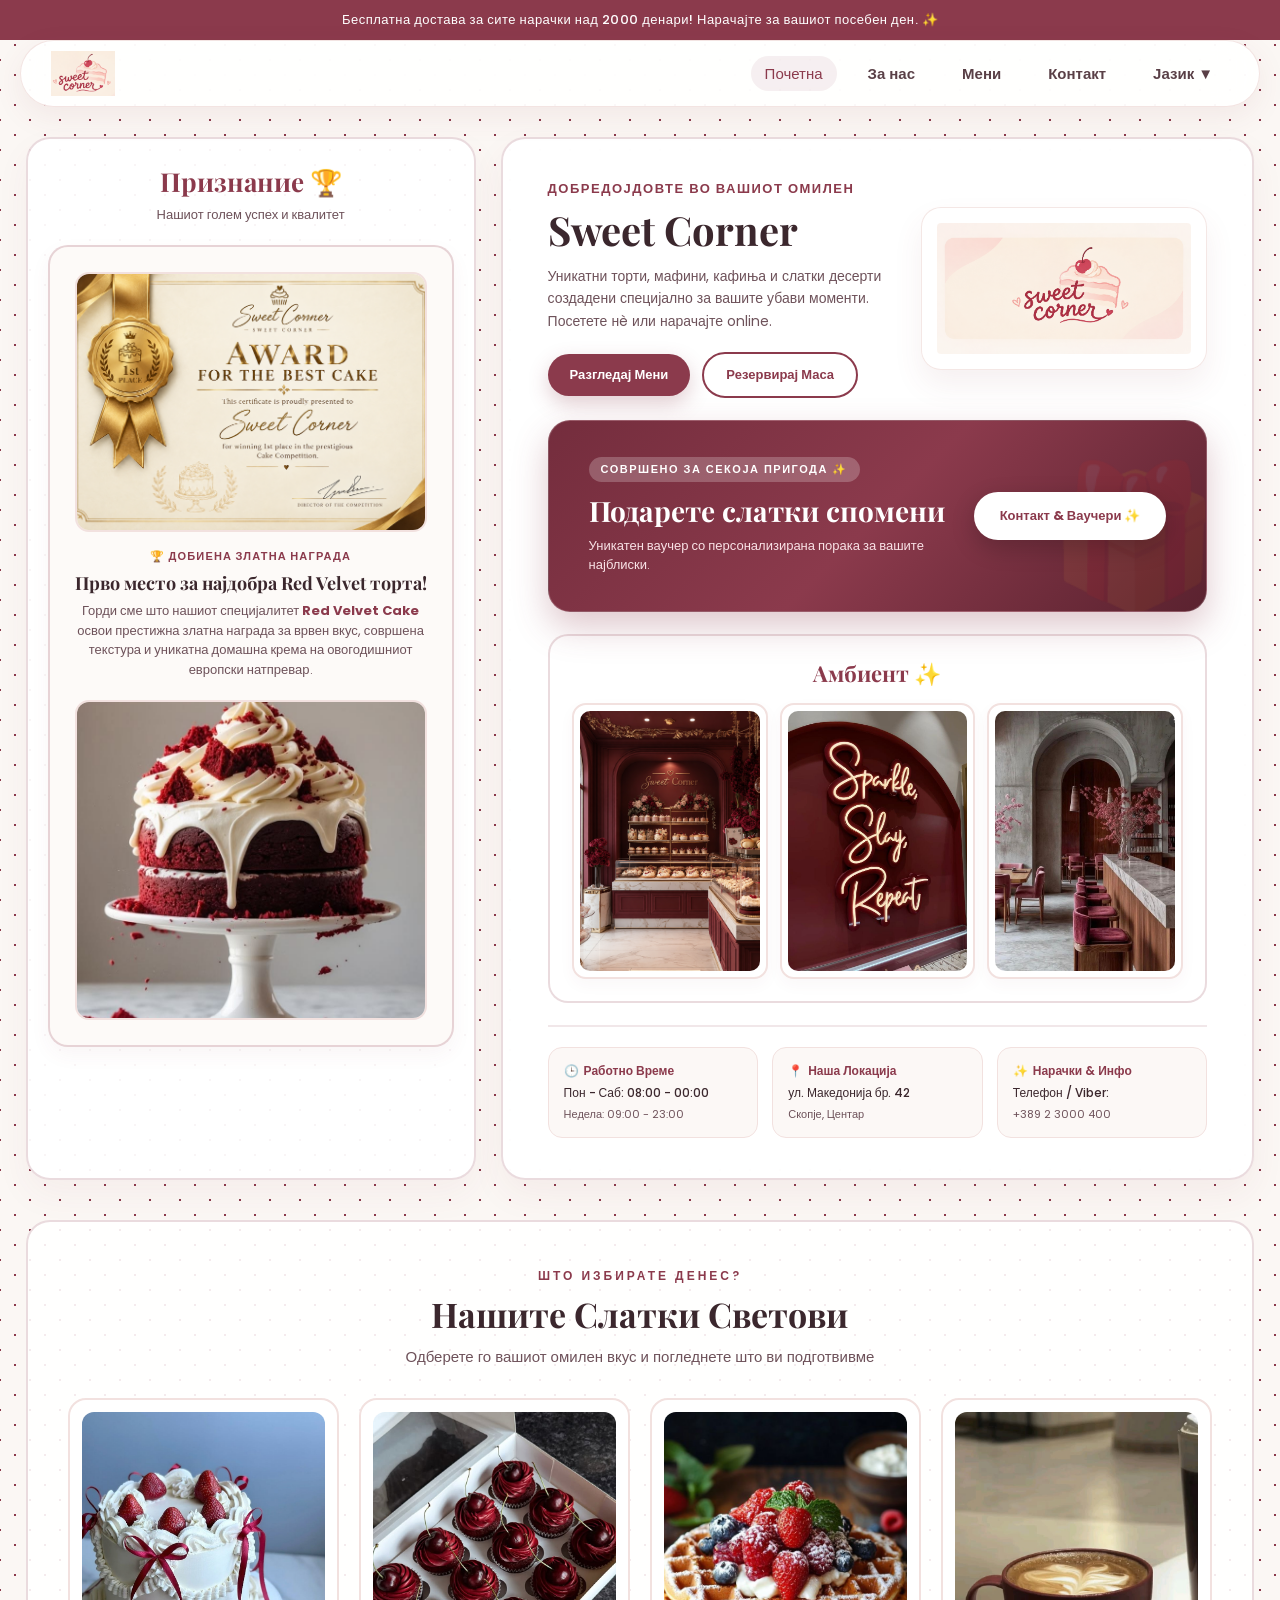
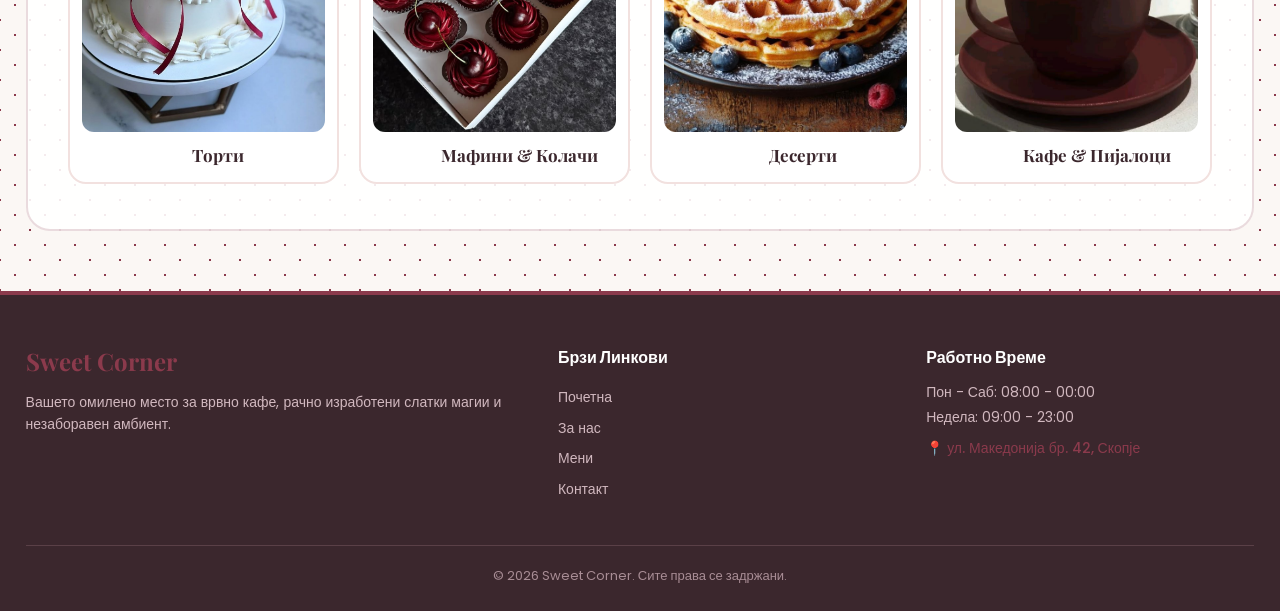
<file: index.html>
<!DOCTYPE html>
<html lang="mk">
<head>
    <meta charset="UTF-8">
    <meta name="viewport" content="width=device-width, initial-scale=1.0">
    <title>Sweet Corner | Премиум Кафе & Слатки</title>

    <link rel="stylesheet" href="web%20storm.css">
    <link rel="preconnect" href="https://fonts.googleapis.com">
    <link href="https://fonts.googleapis.com/css2?family=Poppins:wght@300;400;500;600;700&family=Playfair+Display:ital,wght@0,600;0,700;1,400&display=swap" rel="stylesheet">
</head>

<body style="background-color: #fbf7f4;
    background-image: radial-gradient(#8b3a4c 0.75px, transparent 0.75px), radial-gradient(#8b3a4c 0.75px, #fbf7f4 0.75px);
    background-size: 30px 30px;
    background-position: 0 0, 15px 15px;
    margin: 0; padding: 0; font-family: 'Poppins', sans-serif; overflow-x: hidden;">

<div style="background: #8b3a4c; color: #ffffff; text-align: center; padding: 10px; font-size: 13px; font-weight: 500; letter-spacing: 0.5px; width: 100%;">
    Бесплатна достава за сите нарачки над 2000 денари! Нарачајте за вашиот посебен ден. ✨
</div>

<header style="position: sticky; top: 15px; z-index: 1000; padding: 0 20px; width: 100%; display: flex; justify-content: center; box-sizing: border-box;">
    <nav style="display: flex; justify-content: space-between; align-items: center; width: 100%; max-width: 1640px; background: rgba(255, 255, 255, 0.92); backdrop-filter: blur(20px); -webkit-backdrop-filter: blur(20px); padding: 10px 30px; border-radius: 50px; box-shadow: 0 10px 30px rgba(139, 58, 76, 0.08); border: 1px solid rgba(242, 225, 223, 0.9);">
        <div class="logo" style="display: flex; align-items: center;">
            <a href="web%20mk.html"><img src="logo3.png" alt="Sweet Corner Logo" style="height: 45px; width: auto; display: block;" /></a>
        </div>

        <ul class="nav-links" style="display: flex; flex-direction: row; list-style: none; gap: 15px; margin: 0; padding: 0; align-items: center;">
            <li><a href="web%20mk.html" class="active" style="color: #8b3a4c; background: rgba(139, 58, 76, 0.08); padding: 6px 14px; border-radius: 20px; text-decoration: none; font-weight: 500;">Почетна</a></li>
            <li><a href="za-nas.html" style="color: #5a4047; text-decoration: none;">За нас</a></li>
            <li><a href="meni.html" style="color: #5a4047; text-decoration: none;">Мени</a></li>
            <li><a href="kontakt.html" style="color: #5a4047; text-decoration: none;">Контакт</a></li>
            <li class="dropdown" style="position: relative;">
                <a href="#" class="dropbtn" style="color: #5a4047; text-decoration: none;">Јазик ▼</a>
                <div class="dropdown-content" style="display: none; position: absolute; top: 100%; right: 0; background: white; border-radius: 10px; box-shadow: 0 5px 15px rgba(0,0,0,0.1); overflow: hidden; min-width: 120px; z-index: 100;">
                    <a href="web%20mk.html" style="display: block; padding: 8px 12px; color: #8b3a4c; text-decoration: none; font-size: 13px; font-weight: 600; background: #fdfaf8;">Македонски</a>
                    <a href="web.html" style="display: block; padding: 8px 12px; color: #5a4047; text-decoration: none; font-size: 13px;">English</a>
                </div>
            </li>
        </ul>
    </nav>
</header>

<main style="width: 96%; max-width: 1640px; margin: 30px auto; display: flex; flex-direction: column; gap: 40px;">

    <section style="display: grid; grid-template-columns: 450px 1fr; gap: 25px; align-items: stretch; width: 100%;">

        <div style="background: rgba(255, 255, 255, 0.95); padding: 25px 20px; border-radius: 24px; border: 2px solid rgba(139, 58, 76, 0.18); box-shadow: 0 15px 35px rgba(139, 58, 76, 0.05); display: flex; flex-direction: column; justify-content: space-between; box-sizing: border-box;">
            <div>
                <div style="text-align: center; margin-bottom: 20px;">
                    <h2 style="font-family: 'Playfair Display', serif; color: #8b3a4c; font-size: 26px; margin: 0 0 6px 0;">
                        Признание 🏆
                    </h2>
                    <p style="font-size: 13px; color: #6e525a; margin: 0;">Нашиот голем успех и квалитет</p>
                </div>

                <div style="background: #fdfaf8; border: 2px solid rgba(139, 58, 76, 0.2); padding: 25px; border-radius: 20px; display: flex; flex-direction: column; gap: 16px; align-items: center; text-align: center; box-shadow: 0 8px 20px rgba(139,58,76,0.05);">

                    <div style="width: 100%; height: 260px; border-radius: 14px; overflow: hidden; border: 2px solid #f2e1df; background: #fff; display: flex; align-items: center; justify-content: center;">
                        <img src="first.png" alt="Red Velvet Cake Награда" style="width: 100%; height: 100%; object-fit: cover; display: block;" />
                    </div>

                    <div style="display: flex; flex-direction: column; gap: 6px;">
                        <span style="color: #8b3a4c; font-size: 11px; font-weight: 700; text-transform: uppercase; letter-spacing: 1.2px;">🏆 Добиена Златна Награда</span>
                        <h4 style="margin: 0; font-size: 18px; font-family: 'Playfair Display', serif; color: #3b272d;">Прво место за најдобра Red Velvet торта!</h4>
                        <p style="margin: 0; font-size: 13px; color: #6e525a; line-height: 1.5;">
                            Горди сме што нашиот специјалитет <strong style="color: #8b3a4c;">Red Velvet Cake</strong> освои престижна златна награда за врвен вкус, совршена текстура и уникатна домашна крема на овогодишниот европски натпревар.
                        </p>
                    </div>

                    <div style="width: 100%; height: 320px; border-radius: 14px; overflow: hidden; border: 2px solid #f2e1df; background: #fff; display: flex; align-items: center; justify-content: center; margin-top: 5px;">
                        <img src="red%20v.jpg" alt="Red Velvet Cake Десерт" style="width: 100%; height: 100%; object-fit: cover; display: block;" />
                    </div>

                </div>
            </div>
        </div>

        <div style="display: flex; flex-direction: column; justify-content: space-between; gap: 22px; padding: 40px 45px; background: rgba(255, 255, 255, 0.95); backdrop-filter: blur(12px); border: 2px solid rgba(139, 58, 76, 0.18); border-radius: 24px; box-sizing: border-box; box-shadow: 0 15px 35px rgba(139, 58, 76, 0.06);">

            <div style="display: flex; flex-direction: column; gap: 22px;">

                <div style="display: grid; grid-template-columns: 1.2fr 1fr; gap: 30px; align-items: center;">
                    <div>
                        <span style="color: #8b3a4c; font-weight: 600; font-size: 13px; display: block; margin-bottom: 8px; letter-spacing: 1.5px;">ДОБРЕДОЈДОВТЕ ВО ВАШИОТ ОМИЛЕН</span>
                        <h1 style="font-size: 40px; font-family: 'Playfair Display', serif; color: #3b272d; line-height: 1.15; margin: 0 0 12px 0;">Sweet Corner</h1>

                        <p style="font-size: 14px; color: #6e525a; line-height: 1.6; margin-bottom: 20px;">
                            Уникатни торти, мафини, кафиња и слатки десерти создадени специјално за вашите убави моменти. Посетете нè или нарачајте online.
                        </p>

                        <div style="display: flex; gap: 12px; align-items: center; flex-wrap: wrap;">
                            <a href="meni.html" style="background: #8b3a4c; color: white; padding: 11px 22px; border-radius: 50px; text-decoration: none; font-weight: 600; box-shadow: 0 8px 20px rgba(139, 58, 76, 0.25); font-size: 13px;">Разгледај Мени</a>
                            <a href="kontakt.html" style="color: #8b3a4c; text-decoration: none; font-weight: 600; padding: 11px 22px; border: 2px solid #8b3a4c; border-radius: 50px; background: rgba(255,255,255,0.6); font-size: 13px;">Резервирај Маса</a>
                        </div>
                    </div>
                    <div style="display: flex; justify-content: center;">
                        <img src="logo2.png" alt="Sweet Corner Logo" style="width: 100%; max-width: 320px; height: auto; object-fit: contain; border-radius: 20px; padding: 15px; background: rgba(255,255,255,0.9); box-shadow: 0 15px 30px rgba(139, 58, 76, 0.08); border: 1px solid rgba(242, 225, 223, 0.8);">
                    </div>
                </div>

                <div style="background: linear-gradient(135deg, #742d3d 0%, #8b3a4c 50%, #5a222f 100%); padding: 36px 40px; border-radius: 22px; box-shadow: 0 15px 35px rgba(139, 58, 76, 0.28); display: flex; justify-content: space-between; align-items: center; gap: 20px; color: white; position: relative; overflow: hidden; border: 1px solid rgba(255, 255, 255, 0.2);">
                    <div style="position: absolute; right: -15px; bottom: -30px; font-size: 140px; opacity: 0.08; pointer-events: none; user-select: none;">🎁</div>

                    <div style="display: flex; flex-direction: column; gap: 8px; z-index: 2;">
                        <span style="background: rgba(255,255,255,0.22); color: #fff; padding: 4px 12px; border-radius: 20px; font-size: 11px; font-weight: 600; letter-spacing: 1.5px; text-transform: uppercase; width: fit-content;">Совршено за секоја пригода ✨</span>
                        <h3 style="font-family: 'Playfair Display', serif; font-size: 28px; margin: 4px 0 0 0; color: #ffffff; line-height: 1.2;">Подарете слатки спомени</h3>
                        <p style="font-size: 13px; margin: 0; color: #f9e2e6; max-width: 450px; line-height: 1.5;">Уникатен ваучер со персонализирана порака за вашите најблиски.</p>
                    </div>

                    <div style="z-index: 2; display: flex; flex-direction: column; align-items: center;">
                        <a href="kontakt.html" style="background: #ffffff; color: #8b3a4c; padding: 14px 26px; border-radius: 50px; text-decoration: none; font-weight: 700; font-size: 13px; white-space: nowrap; box-shadow: 0 8px 25px rgba(0,0,0,0.2); display: inline-block;">Контакт & Ваучери ✨</a>
                    </div>
                </div>

                <div style="background: rgba(255, 255, 255, 0.95); padding: 22px; border-radius: 20px; border: 2px solid rgba(139, 58, 76, 0.18);">
                    <div style="text-align: center; margin-bottom: 15px;">
                        <h2 style="font-family: 'Playfair Display', serif; color: #8b3a4c; font-size: 22px; margin: 0 0 4px 0;">Амбиент ✨</h2>
                    </div>

                    <div style="display: grid; grid-template-columns: repeat(3, 1fr); gap: 12px;">
                        <div style="background: white; padding: 6px; border-radius: 14px; border: 2px solid #f2e1df; box-shadow: 0 6px 15px rgba(139,58,76,0.04);">
                            <img src="front4.png" alt="Амбиент 1" style="width: 100%; height: 260px; object-fit: cover; border-radius: 10px; display: block;" />
                        </div>
                        <div style="background: white; padding: 6px; border-radius: 14px; border: 2px solid #f2e1df; box-shadow: 0 6px 15px rgba(139,58,76,0.04);">
                            <img src="front3.jpg" alt="Амбиент 2" style="width: 100%; height: 260px; object-fit: cover; border-radius: 10px; display: block;" />
                        </div>
                        <div style="background: white; padding: 6px; border-radius: 14px; border: 2px solid #f2e1df; box-shadow: 0 6px 15px rgba(139,58,76,0.04);">
                            <img src="front2.jpg" alt="Амбиент 3" style="width: 100%; height: 260px; object-fit: cover; border-radius: 10px; display: block;" />
                        </div>
                    </div>
                </div>

            </div>

            <div style="display: grid; grid-template-columns: repeat(3, 1fr); gap: 14px; border-top: 2px solid rgba(139, 58, 76, 0.12); padding-top: 20px;">
                <div style="background: #fcf8f6; padding: 14px 15px; border-radius: 14px; border: 1px solid #f2e1df; display: flex; flex-direction: column; gap: 4px;">
                    <div style="color: #8b3a4c; font-weight: 600; font-size: 12px; display: flex; align-items: center; gap: 5px;"><span>🕒</span> Работно Време</div>
                    <p style="color: #3b272d; font-size: 12px; margin: 0; font-weight: 500;">Пон - Саб: 08:00 - 00:00</p>
                    <p style="color: #6e525a; font-size: 11px; margin: 0;">Недела: 09:00 - 23:00</p>
                </div>

                <div style="background: #fcf8f6; padding: 14px 15px; border-radius: 14px; border: 1px solid #f2e1df; display: flex; flex-direction: column; gap: 4px;">
                    <div style="color: #8b3a4c; font-weight: 600; font-size: 12px; display: flex; align-items: center; gap: 5px;"><span>📍</span> Наша Локација</div>
                    <p style="color: #3b272d; font-size: 12px; margin: 0; font-weight: 500;">ул. Македонија бр. 42</p>
                    <p style="color: #6e525a; font-size: 11px; margin: 0;">Скопје, Центар</p>
                </div>

                <div style="background: #fcf8f6; padding: 14px 15px; border-radius: 14px; border: 1px solid #f2e1df; display: flex; flex-direction: column; gap: 4px;">
                    <div style="color: #8b3a4c; font-weight: 600; font-size: 12px; display: flex; align-items: center; gap: 5px;"><span>✨</span> Нарачки & Инфо</div>
                    <p style="color: #3b272d; font-size: 12px; margin: 0; font-weight: 500;">Телефон / Viber:</p>
                    <p style="color: #6e525a; font-size: 11px; margin: 0;">+389 2 3000 400</p>
                </div>
            </div>

        </div>

    </section>

    <section style="text-align: center; background: rgba(255, 255, 255, 0.9); padding: 45px 40px; border-radius: 24px; border: 2px solid rgba(139, 58, 76, 0.18);">
        <span style="color: #8b3a4c; font-weight: 600; font-size: 12px; letter-spacing: 3px; text-transform: uppercase; display: block; margin-bottom: 6px;">Што избирате денес?</span>
        <h2 style="color: #3b272d; font-family: 'Playfair Display', serif; font-size: 34px; margin-bottom: 8px;">Нашите Слатки Светови</h2>
        <p style="color: #6e525a; margin-bottom: 30px; font-size: 15px;">Одберете го вашиот омилен вкус и погледнете што ви подготвивме</p>

        <div style="display: grid; grid-template-columns: repeat(4, 1fr); gap: 20px;">
            <div style="background: #ffffff; padding: 12px; border-radius: 18px; border: 2px solid #f2e1df; text-align: left;">
                <div style="width: 100%; height: 320px; border-radius: 12px; overflow: hidden;">
                    <img src="Strawberry%20dream.JPG" alt="Торти" style="width: 100%; height: 100%; object-fit: cover;" />
                </div>
                <h3 style="color: #3b272d; font-family: 'Playfair Display', serif; font-size: 17px; margin: 12px 0 4px 110px;">Торти</h3>
            </div>

            <div style="background: #ffffff; padding: 12px; border-radius: 18px; border: 2px solid #f2e1df; text-align: left;">
                <div style="width: 100%; height: 320px; border-radius: 12px; overflow: hidden;">
                    <img src="cherry%20muffin.jpg" alt="Мафини & Колачи" style="width: 100%; height: 100%; object-fit: cover;" />
                </div>
                <h3 style="color: #3b272d; font-family: 'Playfair Display', serif; font-size: 17px; margin: 12px 0 4px 68px;">Мафини & Колачи</h3>
            </div>

            <div style="background: #ffffff; padding: 12px; border-radius: 18px; border: 2px solid #f2e1df; text-align: left;">
                <div style="width: 100%; height: 320px; border-radius: 12px; overflow: hidden;">
                    <img src="waffle-fruit.jpg" alt="Десерти" style="width: 100%; height: 100%; object-fit: cover;" />
                </div>
                <h3 style="color: #3b272d; font-family: 'Playfair Display', serif; font-size: 17px; margin: 12px 0 4px 105px;">Десерти</h3>
            </div>

            <div style="background: #ffffff; padding: 12px; border-radius: 18px; border: 2px solid #f2e1df; text-align: left;">
                <div style="width: 100%; height: 320px; border-radius: 12px; overflow: hidden;">
                    <img src="capuccino%20burgundy.jpg" alt="Кафе & Пијалоци" style="width: 100%; height: 100%; object-fit: cover;" />
                </div>
                <h3 style="color: #3b272d; font-family: 'Playfair Display', serif; font-size: 17px; margin: 12px 0 4px 68px;">Кафе & Пијалоци</h3>
            </div>
        </div>
    </section>

</main>

<footer style="background-color: #3b272d; color: #ffffff; padding: 50px 0 25px 0; margin-top: 60px; border-top: 4px solid #8b3a4c;">
    <div style="display: flex; justify-content: space-between; flex-wrap: wrap; gap: 40px; width: 96%; max-width: 1640px; margin: 0 auto;">
        <div style="flex: 1.5; min-width: 250px;">
            <h3 style="font-family: 'Playfair Display', serif; color: #8b3a4c; font-size: 24px; margin-bottom: 14px;">Sweet Corner</h3>
            <p style="font-size: 14px; color: #d1b8bf; line-height: 1.6; margin: 0;">
                Вашето омилено место за врвно кафе, рачно изработени слатки магии и незаборавен амбиент.
            </p>
        </div>
        <div style="flex: 1; min-width: 150px;">
            <h4 style="color: #ffffff; font-size: 16px; margin-bottom: 12px;">Брзи Линкови</h4>
            <ul style="list-style: none; padding: 0; margin: 0; line-height: 2.2; font-size: 14px;">
                <li><a href="index.html" style="color: #d1b8bf; text-decoration: none;">Почетна</a></li>
                <li><a href="za-nas.html" style="color: #d1b8bf; text-decoration: none;">За нас</a></li>
                <li><a href="meni.html" style="color: #d1b8bf; text-decoration: none;">Мени</a></li>
                <li><a href="kontakt.html" style="color: #d1b8bf; text-decoration: none;">Контакт</a></li>
            </ul>
        </div>
        <div style="flex: 1; min-width: 220px;">
            <h4 style="color: #ffffff; font-size: 16px; margin-bottom: 12px;">Работно Време</h4>
            <p style="font-size: 14px; color: #d1b8bf; margin: 4px 0;">Пон - Саб: 08:00 - 00:00</p>
            <p style="font-size: 14px; color: #d1b8bf; margin: 4px 0;">Недела: 09:00 - 23:00</p>
            <p style="font-size: 14px; color: #8b3a4c; margin-top: 10px; font-weight: 500;">📍 ул. Македонија бр. 42, Скопје</p>
        </div>
    </div>
    <div style="text-align: center; border-top: 1px solid #5a4047; padding-top: 20px; margin-top: 40px; font-size: 13px; color: #a88d95; width: 96%; max-width: 1640px; margin-left: auto; margin-right: auto;">
        &copy; 2026 Sweet Corner. Сите права се задржани.
    </div>
</footer>

<script>
    document.querySelector('.dropdown').addEventListener('click', function(e) {
        let content = this.querySelector('.dropdown-content');
        content.style.display = content.style.display === 'block' ? 'none' : 'block';
        e.stopPropagation();
    });
    window.addEventListener('click', function() {
        let content = document.querySelector('.dropdown-content');
        if(content) content.style.display = 'none';
    });
</script>

</body>
</html>
</file>
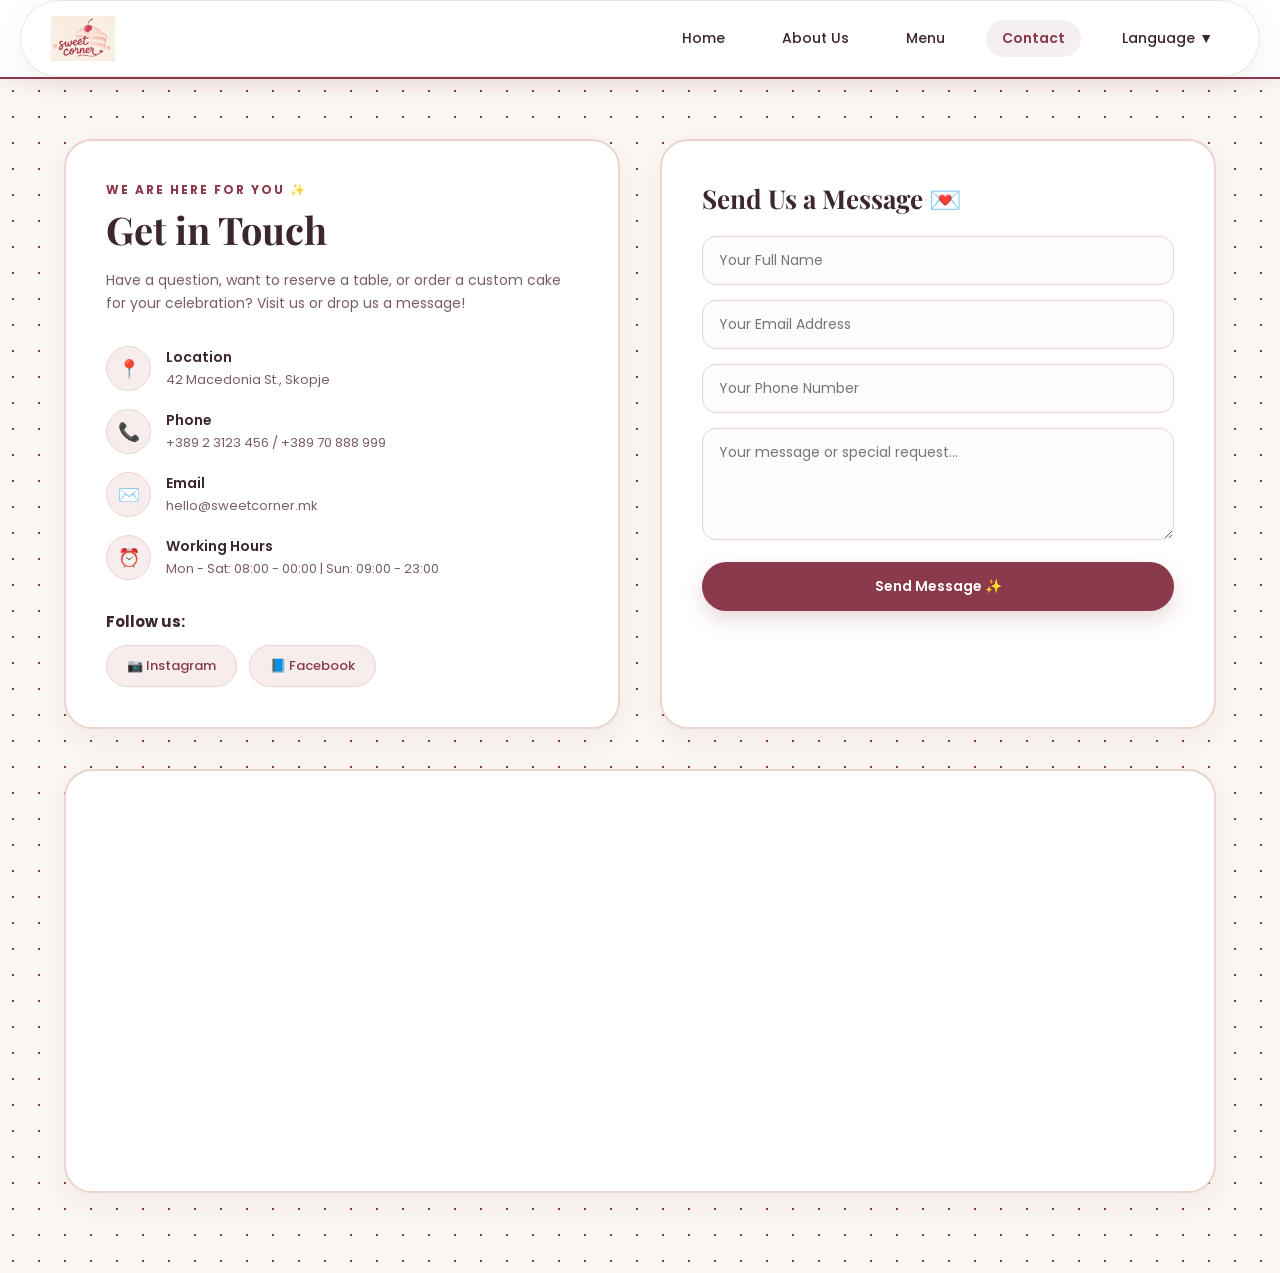
<file: contact.html>
<!DOCTYPE html>
<html lang="en">
<head>
  <meta charset="UTF-8">
  <meta name="viewport" content="width=device-width, initial-scale=1.0">
  <title>Contact | Sweet Corner</title>

  <link rel="stylesheet" href="web%20storm.css">
  <link rel="preconnect" href="https://fonts.googleapis.com">
  <link href="https://fonts.googleapis.com/css2?family=Poppins:wght@300;400;500;700&family=Playfair+Display:wght@600;700&display=swap" rel="stylesheet">

  <style>
    :root {
      --bg-cream: #fbf7f4;
      --card-bg: #ffffff;
      --primary-burgundy: #8b3a4c;
      --burgundy-dark: #6d2c3c;
      --text-main: #3b272d;
      --text-muted: #7a5e66;
      --border-subtle: #ebd5ce;
    }

    body {
      background-color: var(--bg-cream);
      background-image: radial-gradient(var(--primary-burgundy) 1.2px, transparent 1.2px);
      background-size: 26px 26px;
      margin: 0;
      padding: 0;
      font-family: 'Poppins', sans-serif;
      color: var(--text-main);
      overflow-x: hidden;
    }

    header {
      background: #ffffff;
      border-bottom: 2px solid var(--primary-burgundy);
      position: sticky;
      top: 0;
      z-index: 1000;
      box-shadow: 0 4px 15px rgba(139, 58, 76, 0.08);
    }

    nav {
      display: flex;
      justify-content: space-between;
      align-items: center;
      max-width: 1400px;
      margin: 0 auto;
      padding: 15px 30px;
    }

    .logo img {
      height: 45px;
    }

    .nav-links {
      display: flex;
      gap: 25px;
      list-style: none;
      margin: 0;
      padding: 0;
      align-items: center;
    }

    .nav-links a {
      text-decoration: none;
      color: var(--text-main);
      font-weight: 500;
      font-size: 14px;
      transition: color 0.3s;
    }

    .nav-links a:hover, .nav-links a.active {
      color: var(--primary-burgundy);
      font-weight: 600;
    }

    /* Language Dropdown */
    .dropdown {
      position: relative;
    }

    .dropdown-content {
      display: none;
      position: absolute;
      top: 100%;
      left: 0;
      background: #ffffff;
      min-width: 130px;
      box-shadow: 0 8px 20px rgba(139, 58, 76, 0.15);
      border-radius: 12px;
      border: 1px solid var(--border-subtle);
      overflow: hidden;
      z-index: 100;
    }

    .dropdown:hover .dropdown-content {
      display: block;
    }

    .dropdown-content a {
      color: var(--text-main);
      padding: 10px 15px;
      display: block;
      font-size: 13px;
      text-decoration: none;
      transition: background 0.2s;
    }

    .dropdown-content a:hover {
      background: #f7edec;
      color: var(--primary-burgundy);
    }

    /* Contact Section */
    .contact-page-section {
      padding: 60px 5% 80px 5%;
      max-width: 1300px;
      margin: 0 auto;
    }

    .contact-wrapper {
      display: flex;
      gap: 40px;
      flex-wrap: wrap;
    }

    .contact-info-side, .contact-form-side {
      flex: 1;
      min-width: 310px;
      background: var(--card-bg);
      padding: 40px;
      border-radius: 28px;
      box-shadow: 0 10px 30px rgba(139, 58, 76, 0.08);
      border: 2px solid var(--border-subtle);
    }

    .contact-tag {
      font-size: 12px;
      text-transform: uppercase;
      letter-spacing: 2px;
      color: var(--primary-burgundy);
      font-weight: 700;
      display: block;
      margin-bottom: 8px;
    }

    .contact-title {
      font-family: 'Playfair Display', serif;
      font-size: 38px;
      color: var(--text-main);
      line-height: 1.2;
      margin-bottom: 16px;
    }

    .contact-desc {
      font-size: 14px;
      color: var(--text-muted);
      line-height: 1.7;
      margin-bottom: 30px;
    }

    .info-list {
      display: flex;
      flex-direction: column;
      gap: 18px;
      margin-bottom: 30px;
    }

    .info-card {
      display: flex;
      align-items: center;
      gap: 15px;
    }

    .info-icon {
      width: 45px;
      height: 45px;
      background-color: #f7edec;
      border: 1px solid var(--border-subtle);
      border-radius: 50%;
      display: flex;
      align-items: center;
      justify-content: center;
      font-size: 18px;
    }

    .info-text h4 {
      color: var(--text-main);
      font-size: 14px;
      margin: 0;
      font-weight: 600;
    }

    .info-text p {
      color: var(--text-muted);
      font-size: 13px;
      margin: 2px 0 0 0;
    }

    .social-section {
      margin-top: 25px;
    }

    .social-section h4 {
      color: var(--text-main);
      font-size: 15px;
      margin-bottom: 12px;
    }

    .social-links {
      display: flex;
      gap: 12px;
    }

    .social-btn {
      display: inline-flex;
      align-items: center;
      gap: 8px;
      padding: 10px 20px;
      background-color: #f7edec;
      color: var(--primary-burgundy);
      border: 1px solid var(--border-subtle);
      text-decoration: none;
      border-radius: 25px;
      font-size: 13px;
      font-weight: 500;
      transition: all 0.3s ease;
    }

    .social-btn:hover {
      background-color: var(--primary-burgundy);
      color: #ffffff;
      transform: translateY(-2px);
    }

    .contact-form-side h3 {
      font-family: 'Playfair Display', serif;
      font-size: 26px;
      color: var(--text-main);
      margin-bottom: 20px;
    }

    .form-group {
      margin-bottom: 15px;
    }

    .form-group input,
    .form-group textarea {
      width: 100%;
      padding: 13px 16px;
      border: 1.5px solid var(--border-subtle);
      border-radius: 14px;
      font-size: 14px;
      font-family: 'Poppins', sans-serif;
      outline: none;
      background-color: #fffcfd;
      box-sizing: border-box;
      transition: border-color 0.3s;
      color: var(--text-main);
    }

    .form-group input:focus,
    .form-group textarea:focus {
      border-color: var(--primary-burgundy);
    }

    .submit-btn {
      width: 100%;
      background: var(--primary-burgundy);
      color: #ffffff;
      border: none;
      padding: 14px;
      border-radius: 30px;
      font-size: 14px;
      font-weight: 600;
      font-family: 'Poppins', sans-serif;
      cursor: pointer;
      box-shadow: 0 8px 20px rgba(139, 58, 76, 0.2);
      transition: all 0.3s ease;
    }

    .submit-btn:hover {
      background: var(--burgundy-dark);
      transform: translateY(-2px);
    }

    .map-section {
      max-width: 1300px;
      margin: 40px auto 0 auto;
      border-radius: 28px;
      overflow: hidden;
      box-shadow: 0 10px 30px rgba(139, 58, 76, 0.08);
      border: 2px solid var(--border-subtle);
      background: #ffffff;
      padding: 10px;
    }

    .map-section iframe {
      width: 100%;
      height: 400px;
      border: 0;
      display: block;
      border-radius: 20px;
    }
  </style>
</head>
<body>

<header>
  <nav>
    <div class="logo">
      <a href="menu.html"><img src="logo3.png" alt="Sweet Corner" /></a>
    </div>
    <ul class="nav-links">
      <li><a href="web.html">Home</a></li>
      <li><a href="for-us.html">About Us</a></li>
      <li><a href="menu.html">Menu</a></li>
      <li><a href="contact.html" class="active">Contact</a></li>
      <li class="dropdown">
        <a href="#">Language ▼</a>
        <div class="dropdown-content">
          <a href="kontakt.html">Македонски</a>
          <a href="contact.html">English</a>
        </div>
      </li>
    </ul>
  </nav>
</header>

<section class="contact-page-section">
  <div class="contact-wrapper">

    <div class="contact-info-side">
      <span class="contact-tag">WE ARE HERE FOR YOU ✨</span>
      <h1 class="contact-title">Get in Touch</h1>
      <p class="contact-desc">
        Have a question, want to reserve a table, or order a custom cake for your celebration? Visit us or drop us a message!
      </p>

      <div class="info-list">
        <div class="info-card">
          <div class="info-icon">📍</div>
          <div class="info-text">
            <h4>Location</h4>
            <p>42 Macedonia St., Skopje</p>
          </div>
        </div>

        <div class="info-card">
          <div class="info-icon">📞</div>
          <div class="info-text">
            <h4>Phone</h4>
            <p>+389 2 3123 456 / +389 70 888 999</p>
          </div>
        </div>

        <div class="info-card">
          <div class="info-icon">✉️</div>
          <div class="info-text">
            <h4>Email</h4>
            <p>hello@sweetcorner.mk</p>
          </div>
        </div>

        <div class="info-card">
          <div class="info-icon">⏰</div>
          <div class="info-text">
            <h4>Working Hours</h4>
            <p>Mon - Sat: 08:00 - 00:00 | Sun: 09:00 - 23:00</p>
          </div>
        </div>
      </div>

      <div class="social-section">
        <h4>Follow us:</h4>
        <div class="social-links">
          <a href="https://instagram.com" target="_blank" class="social-btn">
            📷 Instagram
          </a>
          <a href="https://facebook.com" target="_blank" class="social-btn">
            📘 Facebook
          </a>
        </div>
      </div>
    </div>

    <div class="contact-form-side">
      <h3>Send Us a Message 💌</h3>
      <form onsubmit="event.preventDefault(); alert('Thank you! Your message has been successfully sent to the Sweet Corner team. 🍓'); this.reset();">
        <div class="form-group">
          <input type="text" placeholder="Your Full Name" required />
        </div>
        <div class="form-group">
          <input type="email" placeholder="Your Email Address" required />
        </div>
        <div class="form-group">
          <input type="tel" placeholder="Your Phone Number" />
        </div>
        <div class="form-group">
          <textarea rows="4" placeholder="Your message or special request..." required></textarea>
        </div>
        <button type="submit" class="submit-btn">Send Message ✨</button>
      </form>
    </div>

  </div>

  <div class="map-section">
    <iframe
            src="https://www.google.com/maps/embed?pb=!1m18!1m12!1m3!1d2965.176378413645!2d21.428581!3d41.996460!2m3!1f0!2f0!3f0!3m2!1i1024!2i768!4f13.1!3m3!1m2!1s0x135415c8e31a31b7%3A0xb3e1673a5a782a17!2sMacedonia%20St%2C%20Skopje!5e0!2m3!1smk!2smk!4v1700000000000!5m2!1smk!2smk"
            allowfullscreen=""
            loading="lazy"
            referrerpolicy="no-referrer-when-downgrade">
    </iframe>
  </div>
</section>

</body>
</html>
</file>
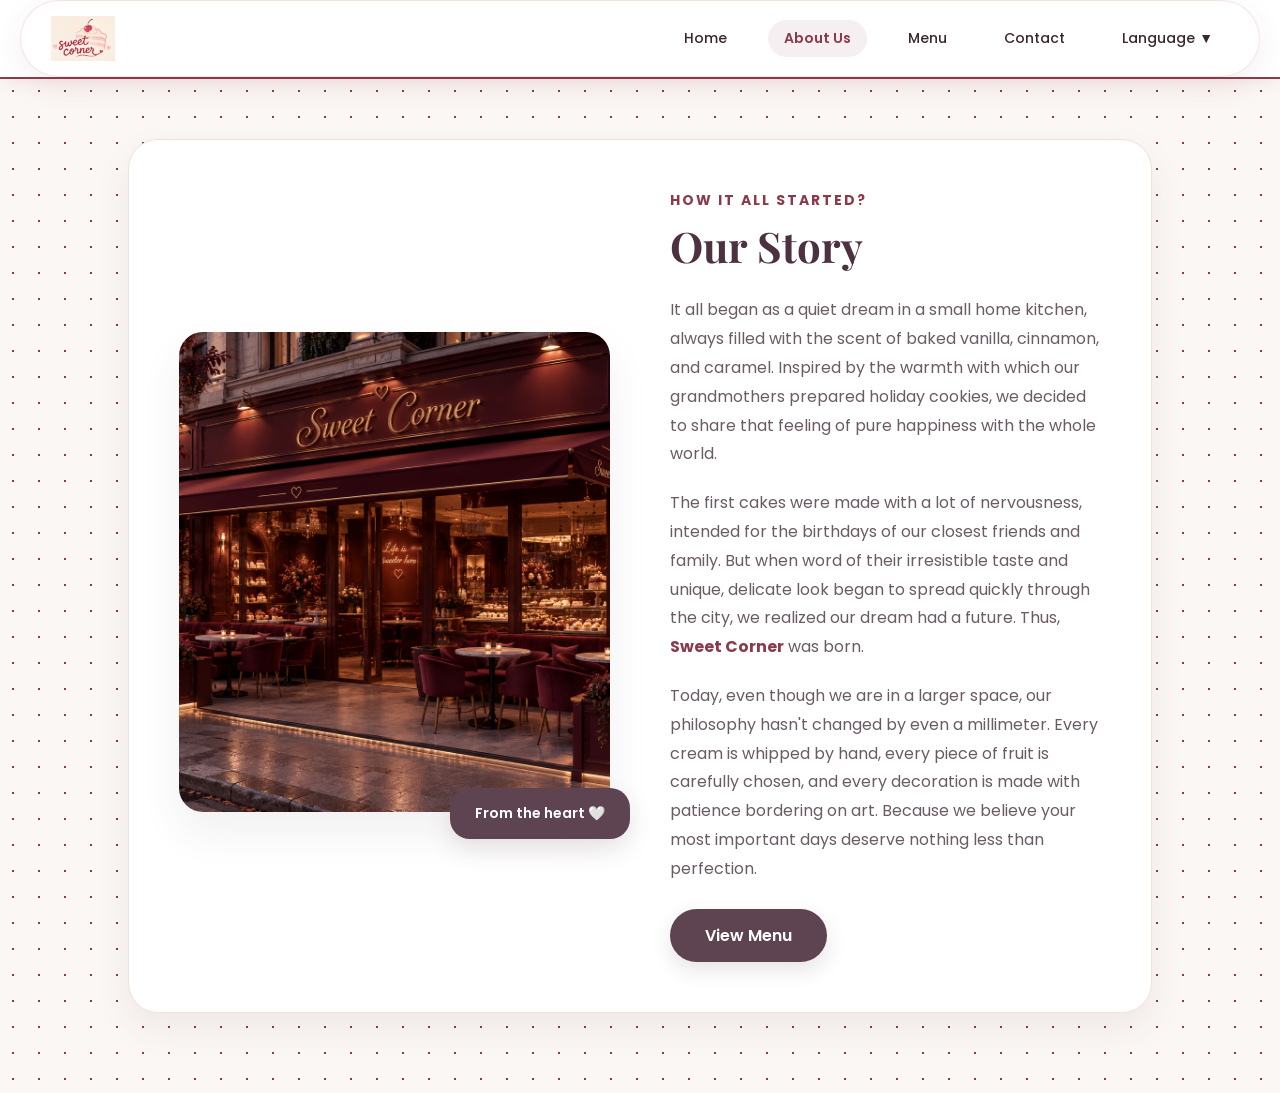
<file: for-us.html>
<!DOCTYPE html>
<html lang="en">
<head>
    <meta charset="UTF-8">
    <meta name="viewport" content="width=device-width, initial-scale=1.0">
    <title>About Us | Sweet Corner</title>

    <link rel="stylesheet" href="web%20storm.css">
    <link rel="preconnect" href="https://fonts.googleapis.com">
    <link href="https://fonts.googleapis.com/css2?family=Poppins:wght@300;400;500;700&family=Playfair+Display:wght@600;700&display=swap" rel="stylesheet">

    <style>
        :root {
            --bg-cream: #fbf7f4;
            --card-bg: #ffffff;
            --primary-burgundy: #8b3a4c;
            --burgundy-dark: #6d2c3c;
            --text-main: #3b272d;
            --text-muted: #7a5e66;
            --border-subtle: #ebd5ce;
        }

        body {
            background-color: var(--bg-cream);
            background-image: radial-gradient(var(--primary-burgundy) 1.2px, transparent 1.2px);
            background-size: 26px 26px;
            margin: 0;
            padding: 0;
            font-family: 'Poppins', sans-serif;
            overflow-x: hidden;
            color: var(--text-main);
        }

        header {
            background: #ffffff;
            border-bottom: 2px solid var(--primary-burgundy);
            position: sticky;
            top: 0;
            z-index: 1000;
            box-shadow: 0 4px 15px rgba(139, 58, 76, 0.08);
        }

        nav {
            display: flex;
            justify-content: space-between;
            align-items: center;
            max-width: 1400px;
            margin: 0 auto;
            padding: 15px 30px;
        }

        .logo img {
            height: 45px;
        }

        .nav-links {
            display: flex;
            gap: 25px;
            list-style: none;
            margin: 0;
            padding: 0;
            align-items: center;
        }

        .nav-links a {
            text-decoration: none;
            color: var(--text-main);
            font-weight: 500;
            font-size: 14px;
            transition: color 0.3s;
        }

        .nav-links a:hover, .nav-links a.active {
            color: var(--primary-burgundy);
            font-weight: 600;
        }

        .dropdown {
            position: relative;
            padding-bottom: 10px;
            margin-bottom: -10px;
        }

        .dropdown-content {
            display: none;
            position: absolute;
            top: 100%;
            left: 50%;
            transform: translateX(-50%);
            background: #ffffff;
            min-width: 150px;
            box-shadow: 0 12px 30px rgba(139, 58, 76, 0.18);
            border-radius: 14px;
            border: 1px solid var(--border-subtle);
            overflow: hidden;
            z-index: 100;
            text-align: center;
        }

        .dropdown:hover .dropdown-content {
            display: block;
        }

        .dropdown-content a {
            color: var(--text-main);
            padding: 12px 18px;
            display: block;
            font-size: 13px;
            text-decoration: none;
            transition: background 0.2s, color 0.2s;
        }

        .dropdown-content a:hover {
            background: #f7edec;
            color: var(--primary-burgundy);
        }

        .about-card-container {
            background: #ffffff;
            padding: 50px;
            border-radius: 30px;
            box-shadow: 0 15px 35px rgba(94, 67, 80, 0.08);
            border: 1px solid #f0e2dc;
            display: flex;
            align-items: center;
            justify-content: space-between;
            gap: 60px;
            max-width: 1200px;
            margin: 0 auto;
            flex-wrap: wrap;
        }

        .about-menu-btn {
            display: inline-block;
            background: #5e4350;
            color: #ffffff;
            text-decoration: none;
            padding: 14px 35px;
            border-radius: 50px;
            font-weight: 600;
            box-shadow: 0 8px 20px rgba(94, 67, 80, 0.15);
            transition: all 0.3s ease;
        }

        .about-menu-btn:hover {
            background: #8b3a4c;
            color: #ffffff;
            transform: translateY(-3px);
            box-shadow: 0 12px 24px rgba(139, 58, 76, 0.25);
        }
    </style>
</head>
<body>

<header>
    <nav>
        <div class="logo">
            <a href="web.html"><img src="logo3.png" alt="Logo" /></a>
        </div>
        <ul class="nav-links">
            <li><a href="web.html">Home</a></li>
            <li><a href="for-us.html" class="active">About Us</a></li>
            <li><a href="menu.html">Menu</a></li>
            <li><a href="contact.html">Contact</a></li>
            <li class="dropdown">
                <a href="#" class="dropbtn">Language ▼</a>
                <div class="dropdown-content">
                    <a href="za-nas.html">Македонски</a>
                    <a href="for-us.html" class="active-lang">English</a>
                </div>
            </li>
        </ul>
    </nav>
</header>

<section class="about-page-section" style="padding: 60px 10% 80px 10%;">
    <div class="about-card-container">

        <div style="flex: 1; min-width: 300px; position: relative;">
            <img src="sweet.png" alt="Creating magic" style="width: 100%; border-radius: 24px; box-shadow: 0 20px 40px rgba(94, 67, 80, 0.08); height: 480px; object-fit: cover;">
            <div style="position: absolute; bottom: -20px; right: -20px; background: #5e4350; color: #ffffff; padding: 15px 25px; border-radius: 20px; font-weight: 600; font-size: 14px; box-shadow: 0 10px 25px rgba(94, 67, 80, 0.15);">From the heart 🤍</div>
        </div>

        <div style="flex: 1; min-width: 300px;">
            <span style="font-size: 14px; text-transform: uppercase; letter-spacing: 2px; color: #8b3a4c; font-weight: 700; display: block; margin-bottom: 10px;">How it all started?</span>
            <h1 style="font-family: 'Playfair Display', serif; font-size: 42px; color: #4d3140; line-height: 1.2; margin-bottom: 25px;">Our Story</h1>

            <p style="font-size: 16px; color: #6b5b64; line-height: 1.8; margin-bottom: 20px;">
                It all began as a quiet dream in a small home kitchen, always filled with the scent of baked vanilla, cinnamon, and caramel. Inspired by the warmth with which our grandmothers prepared holiday cookies, we decided to share that feeling of pure happiness with the whole world.
            </p>
            <p style="font-size: 16px; color: #6b5b64; line-height: 1.8; margin-bottom: 20px;">
                The first cakes were made with a lot of nervousness, intended for the birthdays of our closest friends and family. But when word of their irresistible taste and unique, delicate look began to spread quickly through the city, we realized our dream had a future. Thus, <strong style="color: #8b3a4c;">Sweet Corner</strong> was born.
            </p>
            <p style="font-size: 16px; color: #6b5b64; line-height: 1.8; margin-bottom: 25px;">
                Today, even though we are in a larger space, our philosophy hasn't changed by even a millimeter. Every cream is whipped by hand, every piece of fruit is carefully chosen, and every decoration is made with patience bordering on art. Because we believe your most important days deserve nothing less than perfection.
            </p>

            <a href="menu.html" class="about-menu-btn">View Menu</a>
        </div>

    </div>
</section>

</body>
</html>
</file>
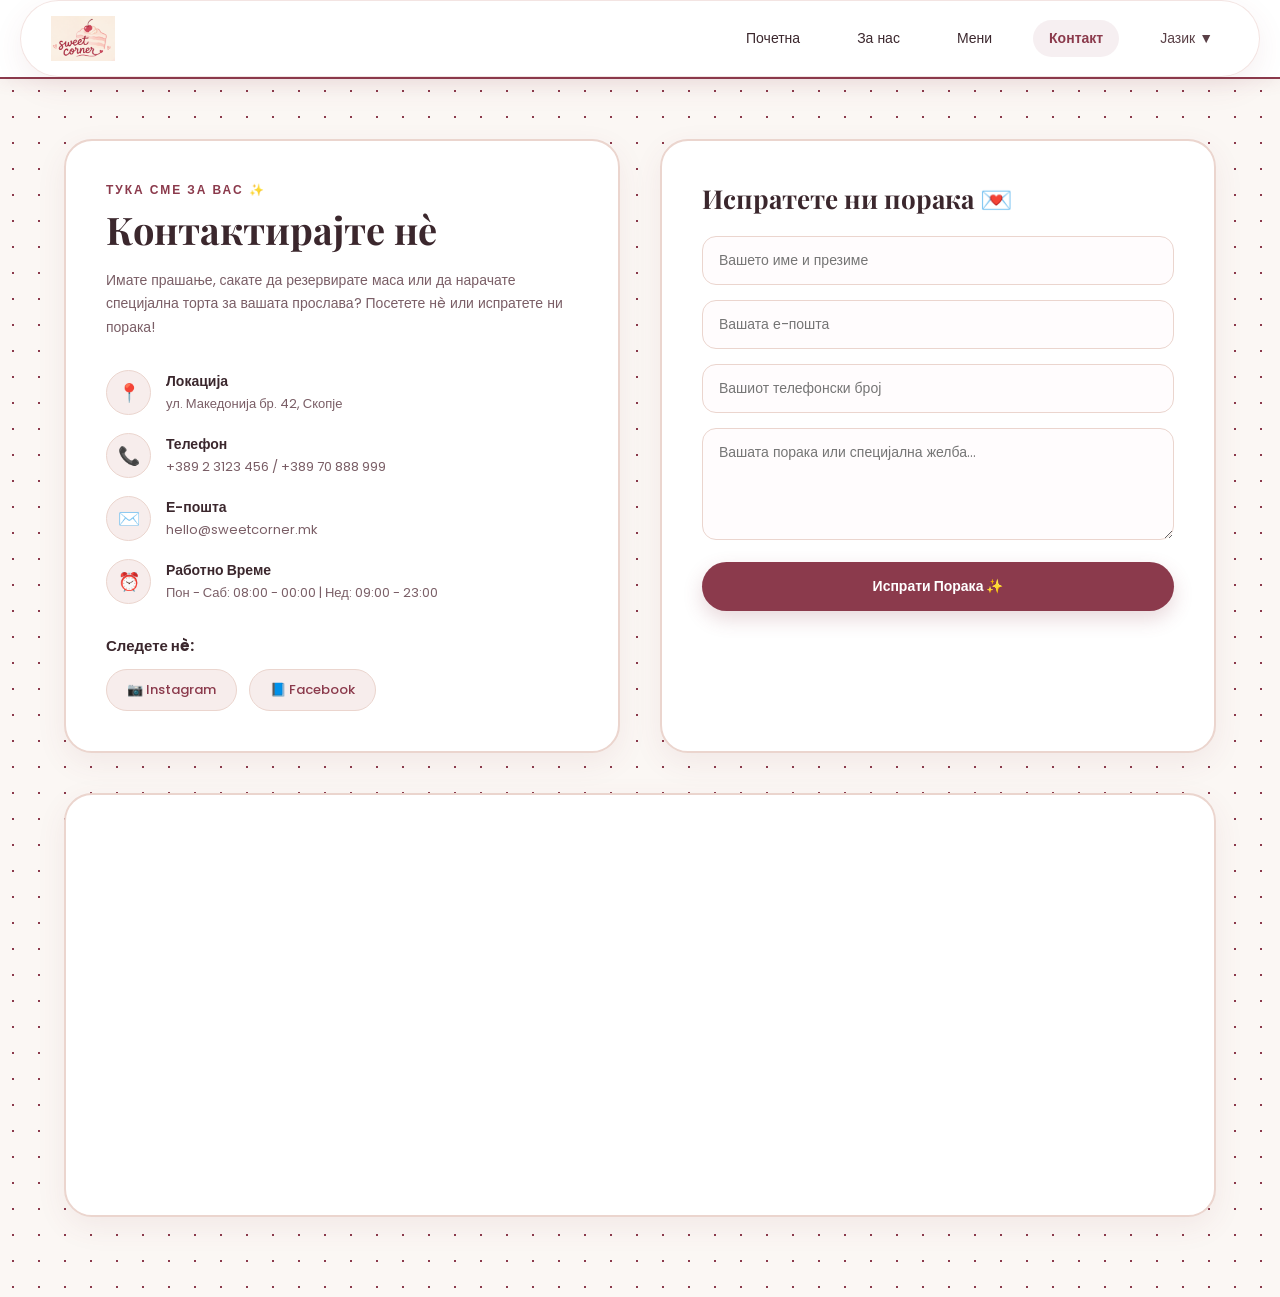
<file: kontakt.html>
<!DOCTYPE html>
<html lang="mk">
<head>
    <meta charset="UTF-8">
    <meta name="viewport" content="width=device-width, initial-scale=1.0">
    <title>Контакт | Sweet Corner</title>

    <link rel="stylesheet" href="web%20storm.css">
    <link rel="preconnect" href="https://fonts.googleapis.com">
    <link href="https://fonts.googleapis.com/css2?family=Poppins:wght@300;400;500;700&family=Playfair+Display:wght@600;700&display=swap" rel="stylesheet">

    <style>
        :root {
            --bg-cream: #fbf7f4;
            --card-bg: #ffffff;
            --primary-burgundy: #8b3a4c;
            --burgundy-dark: #6d2c3c;
            --text-main: #3b272d;
            --text-muted: #7a5e66;
            --border-subtle: #ebd5ce;
        }

        body {
            background-color: var(--bg-cream);
            background-image: radial-gradient(var(--primary-burgundy) 1.2px, transparent 1.2px);
            background-size: 26px 26px;
            margin: 0;
            padding: 0;
            font-family: 'Poppins', sans-serif;
            color: var(--text-main);
            overflow-x: hidden;
        }

        header {
            background: #ffffff;
            border-bottom: 2px solid var(--primary-burgundy);
            position: sticky;
            top: 0;
            z-index: 1000;
            box-shadow: 0 4px 15px rgba(139, 58, 76, 0.08);
        }

        nav {
            display: flex;
            justify-content: space-between;
            align-items: center;
            max-width: 1400px;
            margin: 0 auto;
            padding: 15px 30px;
        }

        .logo img {
            height: 45px;
        }

        .nav-links {
            display: flex;
            gap: 25px;
            list-style: none;
            margin: 0;
            padding: 0;
            align-items: center;
        }

        .nav-links a {
            text-decoration: none;
            color: var(--text-main);
            font-weight: 500;
            font-size: 14px;
            transition: color 0.3s;
        }

        .nav-links a:hover, .nav-links a.active {
            color: var(--primary-burgundy);
            font-weight: 600;
        }

        .dropdown {
            position: relative;
            padding-bottom: 10px;
            margin-bottom: -10px;
        }

        .dropdown-content {
            display: none;
            position: absolute;
            top: 100%;
            left: 50%;
            transform: translateX(-50%);
            background: #ffffff;
            min-width: 150px;
            box-shadow: 0 12px 30px rgba(139, 58, 76, 0.18);
            border-radius: 14px;
            border: 1px solid var(--border-subtle);
            overflow: hidden;
            z-index: 100;
            text-align: center;
        }

        .dropdown:hover .dropdown-content {
            display: block;
        }

        .dropdown-content a {
            color: var(--text-main);
            padding: 12px 18px;
            display: block;
            font-size: 13px;
            text-decoration: none;
            transition: background 0.2s, color 0.2s;
        }

        .dropdown-content a:hover {
            background: #f7edec;
            color: var(--primary-burgundy);
        }


        .contact-page-section {
            padding: 60px 5% 80px 5%;
            max-width: 1300px;
            margin: 0 auto;
        }

        .contact-wrapper {
            display: flex;
            gap: 40px;
            flex-wrap: wrap;
        }

        .contact-info-side, .contact-form-side {
            flex: 1;
            min-width: 310px;
            background: var(--card-bg);
            padding: 40px;
            border-radius: 28px;
            box-shadow: 0 10px 30px rgba(139, 58, 76, 0.08);
            border: 2px solid var(--border-subtle);
        }

        .contact-tag {
            font-size: 12px;
            text-transform: uppercase;
            letter-spacing: 2px;
            color: var(--primary-burgundy);
            font-weight: 700;
            display: block;
            margin-bottom: 8px;
        }

        .contact-title {
            font-family: 'Playfair Display', serif;
            font-size: 38px;
            color: var(--text-main);
            line-height: 1.2;
            margin-bottom: 16px;
        }

        .contact-desc {
            font-size: 14px;
            color: var(--text-muted);
            line-height: 1.7;
            margin-bottom: 30px;
        }

        .info-list {
            display: flex;
            flex-direction: column;
            gap: 18px;
            margin-bottom: 30px;
        }

        .info-card {
            display: flex;
            align-items: center;
            gap: 15px;
        }

        .info-icon {
            width: 45px;
            height: 45px;
            background-color: #f7edec;
            border: 1px solid var(--border-subtle);
            border-radius: 50%;
            display: flex;
            align-items: center;
            justify-content: center;
            font-size: 18px;
        }

        .info-text h4 {
            color: var(--text-main);
            font-size: 14px;
            margin: 0;
            font-weight: 600;
        }

        .info-text p {
            color: var(--text-muted);
            font-size: 13px;
            margin: 2px 0 0 0;
        }

        .social-section {
            margin-top: 25px;
        }

        .social-section h4 {
            color: var(--text-main);
            font-size: 15px;
            margin-bottom: 12px;
        }

        .social-links {
            display: flex;
            gap: 12px;
        }

        .social-btn {
            display: inline-flex;
            align-items: center;
            gap: 8px;
            padding: 10px 20px;
            background-color: #f7edec;
            color: var(--primary-burgundy);
            border: 1px solid var(--border-subtle);
            text-decoration: none;
            border-radius: 25px;
            font-size: 13px;
            font-weight: 500;
            transition: all 0.3s ease;
        }

        .social-btn:hover {
            background-color: var(--primary-burgundy);
            color: #ffffff;
            transform: translateY(-2px);
        }

        .contact-form-side h3 {
            font-family: 'Playfair Display', serif;
            font-size: 26px;
            color: var(--text-main);
            margin-bottom: 20px;
        }

        .form-group {
            margin-bottom: 15px;
        }

        .form-group input,
        .form-group textarea {
            width: 100%;
            padding: 13px 16px;
            border: 1.5px solid var(--border-subtle);
            border-radius: 14px;
            font-size: 14px;
            font-family: 'Poppins', sans-serif;
            outline: none;
            background-color: #fffcfd;
            box-sizing: border-box;
            transition: border-color 0.3s;
            color: var(--text-main);
        }

        .form-group input:focus,
        .form-group textarea:focus {
            border-color: var(--primary-burgundy);
        }

        .submit-btn {
            width: 100%;
            background: var(--primary-burgundy);
            color: #ffffff;
            border: none;
            padding: 14px;
            border-radius: 30px;
            font-size: 14px;
            font-weight: 600;
            font-family: 'Poppins', sans-serif;
            cursor: pointer;
            box-shadow: 0 8px 20px rgba(139, 58, 76, 0.2);
            transition: all 0.3s ease;
        }

        .submit-btn:hover {
            background: var(--burgundy-dark);
            transform: translateY(-2px);
        }

        .map-section {
            max-width: 1300px;
            margin: 40px auto 0 auto;
            border-radius: 28px;
            overflow: hidden;
            box-shadow: 0 10px 30px rgba(139, 58, 76, 0.08);
            border: 2px solid var(--border-subtle);
            background: #ffffff;
            padding: 10px;
        }

        .map-section iframe {
            width: 100%;
            height: 400px;
            border: 0;
            display: block;
            border-radius: 20px;
        }
    </style>
</head>
<body>

<header>
    <nav>
        <div class="logo">
            <a href="web%20mk.html"><img src="logo3.png" alt="Sweet Corner" /></a>
        </div>
        <ul class="nav-links">
            <li><a href="index.html">Почетна</a></li>
            <li><a href="za-nas.html">За нас</a></li>
            <li><a href="meni.html">Мени</a></li>
            <li><a href="kontakt.html" class="active">Контакт</a></li>
            <li class="dropdown" style="position: relative;">
                <a href="#" class="dropbtn" style="color: #5a4047; text-decoration: none;">Јазик ▼</a>
                <div class="dropdown-content" style="display: none; position: absolute; top: 100%; right: 0; background: white; border-radius: 10px; box-shadow: 0 5px 15px rgba(0,0,0,0.1); overflow: hidden; min-width: 120px; z-index: 100;">
                    <a href="kontakt.html" style="display: block; padding: 8px 12px; color: #8b3a4c; text-decoration: none; font-size: 13px; font-weight: 600; background: #fdfaf8;">Македонски</a>
                    <a href="contact.html" style="display: block; padding: 8px 12px; color: #5a4047; text-decoration: none; font-size: 13px;">English</a>
                </div>
            </li>
        </ul>
    </nav>
</header>

<section class="contact-page-section">
    <div class="contact-wrapper">

        <div class="contact-info-side">
            <span class="contact-tag">ТУКА СМЕ ЗА ВАС ✨</span>
            <h1 class="contact-title">Контактирајте нè</h1>
            <p class="contact-desc">
                Имате прашање, сакате да резервирате маса или да нарачате специјална торта за вашата прослава? Посетете нè или испратете ни порака!
            </p>

            <div class="info-list">
                <div class="info-card">
                    <div class="info-icon">📍</div>
                    <div class="info-text">
                        <h4>Локација</h4>
                        <p>ул. Македонија бр. 42, Скопје</p>
                    </div>
                </div>

                <div class="info-card">
                    <div class="info-icon">📞</div>
                    <div class="info-text">
                        <h4>Телефон</h4>
                        <p>+389 2 3123 456 / +389 70 888 999</p>
                    </div>
                </div>

                <div class="info-card">
                    <div class="info-icon">✉️</div>
                    <div class="info-text">
                        <h4>Е-пошта</h4>
                        <p>hello@sweetcorner.mk</p>
                    </div>
                </div>

                <div class="info-card">
                    <div class="info-icon">⏰</div>
                    <div class="info-text">
                        <h4>Работно Време</h4>
                        <p>Пон - Саб: 08:00 - 00:00 | Нед: 09:00 - 23:00</p>
                    </div>
                </div>
            </div>

            <div class="social-section">
                <h4>Следете нè:</h4>
                <div class="social-links">
                    <a href="https://instagram.com" target="_blank" class="social-btn">
                        📷 Instagram
                    </a>
                    <a href="https://facebook.com" target="_blank" class="social-btn">
                        📘 Facebook
                    </a>
                </div>
            </div>
        </div>

        <div class="contact-form-side">
            <h3>Испратете ни порака 💌</h3>
            <form onsubmit="event.preventDefault(); alert('Ви благодариме! Вашата порака е успешно испратена до Sweet Corner тимот. 🍓'); this.reset();">
                <div class="form-group">
                    <input type="text" placeholder="Вашето име и презиме" required />
                </div>
                <div class="form-group">
                    <input type="email" placeholder="Вашата е-пошта" required />
                </div>
                <div class="form-group">
                    <input type="tel" placeholder="Вашиот телефонски број" />
                </div>
                <div class="form-group">
                    <textarea rows="4" placeholder="Вашата порака или специјална желба..." required></textarea>
                </div>
                <button type="submit" class="submit-btn">Испрати Порака ✨</button>
            </form>
        </div>

    </div>

    <div class="map-section">
        <iframe
                src="https://www.google.com/maps/embed?pb=!1m18!1m12!1m3!1d2965.176378413645!2d21.428581!3d41.996460!2m3!1f0!2f0!3f0!3m2!1i1024!2i768!4f13.1!3m3!1m2!1s0x135415c8e31a31b7%3A0xb3e1673a5a782a17!2sMacedonia%20St%2C%20Skopje!5e0!2m3!1smk!2smk!4v1700000000000!5m2!1smk!2smk"
                allowfullscreen=""
                loading="lazy"
                referrerpolicy="no-referrer-when-downgrade">
        </iframe>
    </div>
</section>
<script>
    document.querySelector('.dropdown').addEventListener('click', function(e) {
        let content = this.querySelector('.dropdown-content');
        content.style.display = content.style.display === 'block' ? 'none' : 'block';
        e.stopPropagation();
    });
    window.addEventListener('click', function() {
        let content = document.querySelector('.dropdown-content');
        if(content) content.style.display = 'none';
    });
</script>
</body>
</html>
</file>
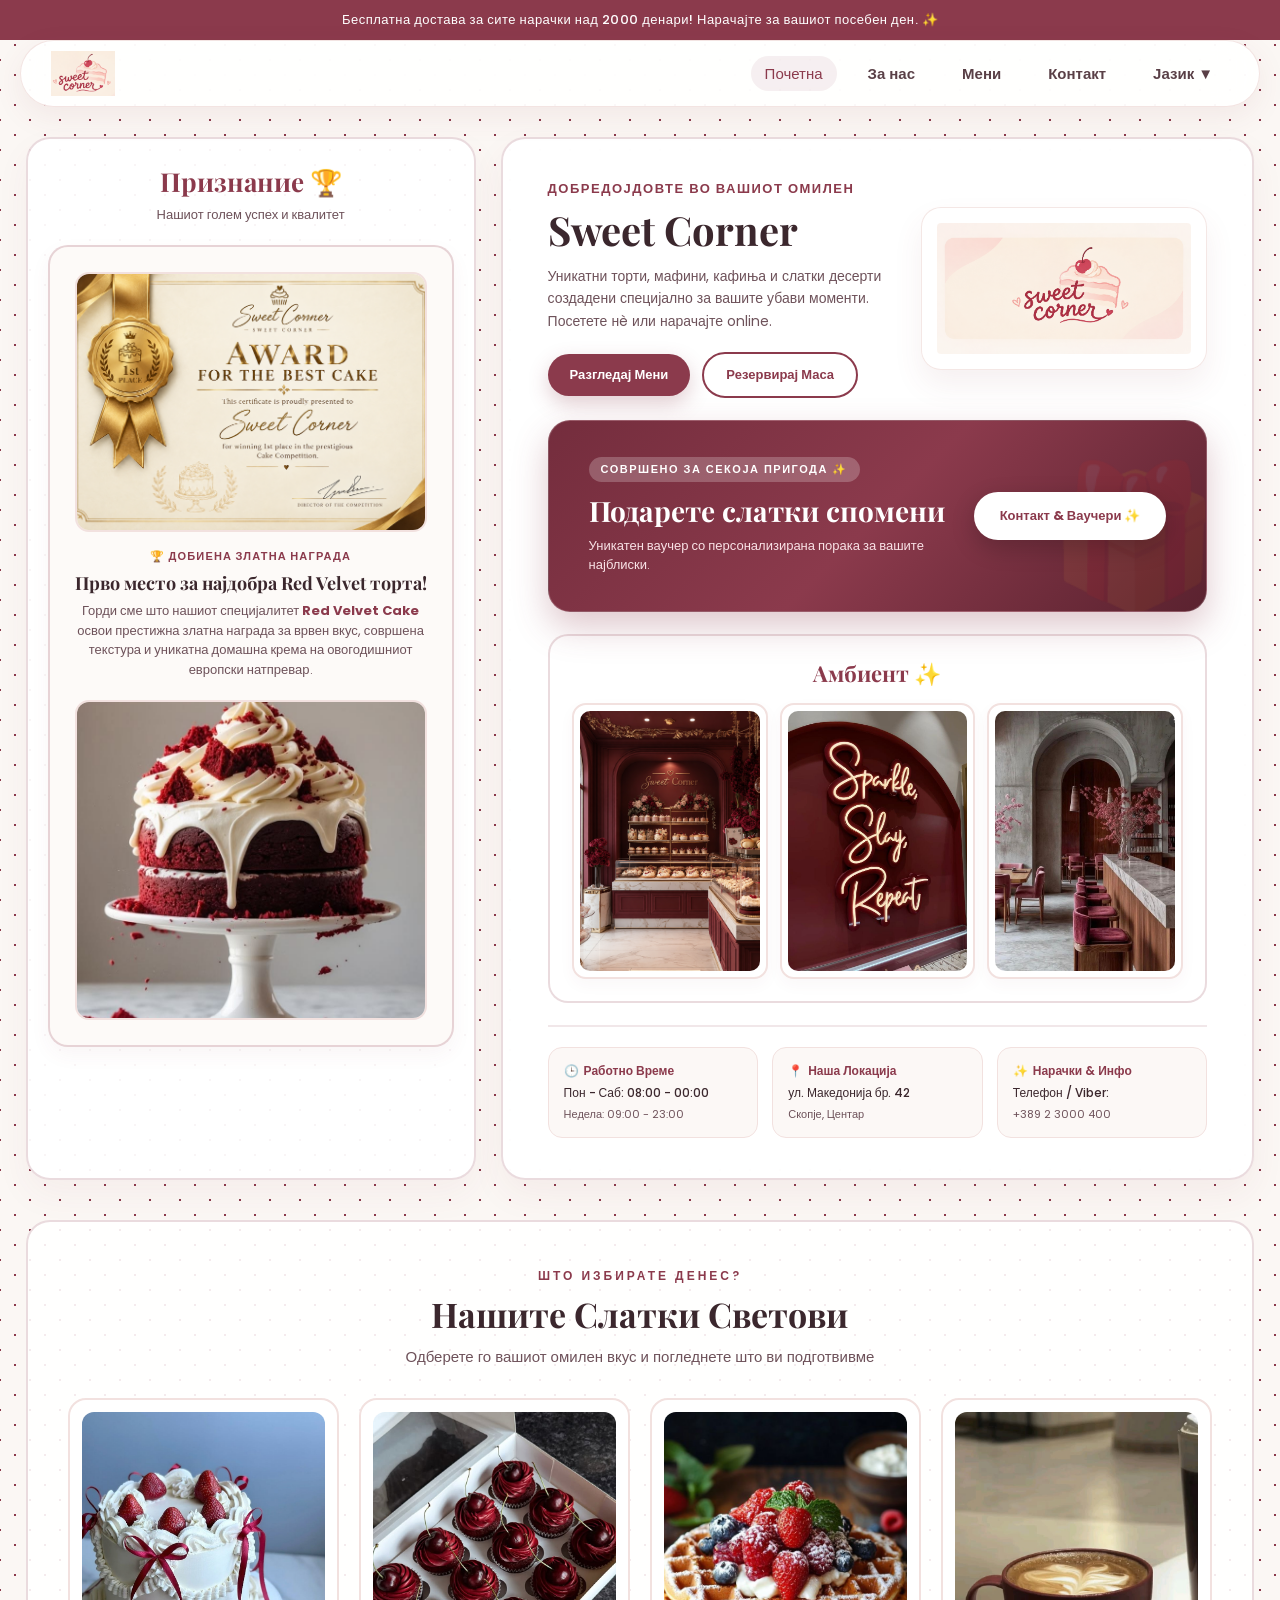
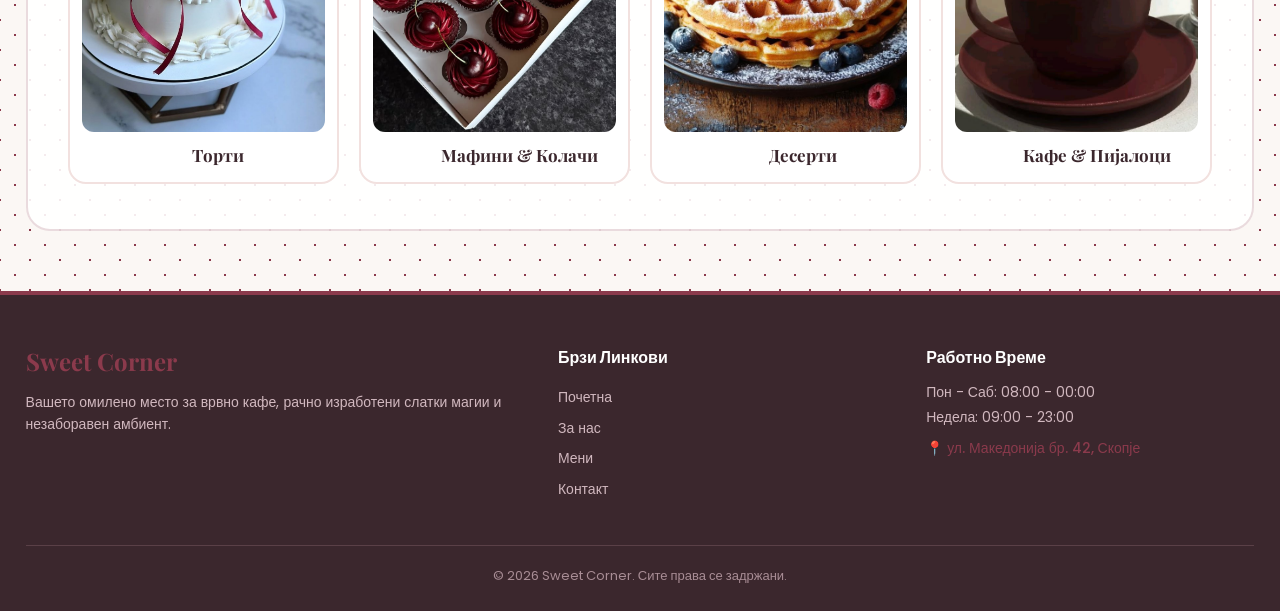
<file: web mk.html>
<!DOCTYPE html>
<html lang="mk">
<head>
    <meta charset="UTF-8">
    <meta name="viewport" content="width=device-width, initial-scale=1.0">
    <title>Sweet Corner | Премиум Кафе & Слатки</title>

    <link rel="stylesheet" href="web%20storm.css">
    <link rel="preconnect" href="https://fonts.googleapis.com">
    <link href="https://fonts.googleapis.com/css2?family=Poppins:wght@300;400;500;600;700&family=Playfair+Display:ital,wght@0,600;0,700;1,400&display=swap" rel="stylesheet">
</head>

<body style="background-color: #fbf7f4;
    background-image: radial-gradient(#8b3a4c 0.75px, transparent 0.75px), radial-gradient(#8b3a4c 0.75px, #fbf7f4 0.75px);
    background-size: 30px 30px;
    background-position: 0 0, 15px 15px;
    margin: 0; padding: 0; font-family: 'Poppins', sans-serif; overflow-x: hidden;">

<div style="background: #8b3a4c; color: #ffffff; text-align: center; padding: 10px; font-size: 13px; font-weight: 500; letter-spacing: 0.5px; width: 100%;">
    Бесплатна достава за сите нарачки над 2000 денари! Нарачајте за вашиот посебен ден. ✨
</div>

<header style="position: sticky; top: 15px; z-index: 1000; padding: 0 20px; width: 100%; display: flex; justify-content: center; box-sizing: border-box;">
    <nav style="display: flex; justify-content: space-between; align-items: center; width: 100%; max-width: 1640px; background: rgba(255, 255, 255, 0.92); backdrop-filter: blur(20px); -webkit-backdrop-filter: blur(20px); padding: 10px 30px; border-radius: 50px; box-shadow: 0 10px 30px rgba(139, 58, 76, 0.08); border: 1px solid rgba(242, 225, 223, 0.9);">
        <div class="logo" style="display: flex; align-items: center;">
            <a href="web%20mk.html"><img src="logo3.png" alt="Sweet Corner Logo" style="height: 45px; width: auto; display: block;" /></a>
        </div>

        <ul class="nav-links" style="display: flex; flex-direction: row; list-style: none; gap: 15px; margin: 0; padding: 0; align-items: center;">
            <li><a href="web%20mk.html" class="active" style="color: #8b3a4c; background: rgba(139, 58, 76, 0.08); padding: 6px 14px; border-radius: 20px; text-decoration: none; font-weight: 500;">Почетна</a></li>
            <li><a href="za-nas.html" style="color: #5a4047; text-decoration: none;">За нас</a></li>
            <li><a href="meni.html" style="color: #5a4047; text-decoration: none;">Мени</a></li>
            <li><a href="kontakt.html" style="color: #5a4047; text-decoration: none;">Контакт</a></li>
            <li class="dropdown" style="position: relative;">
                <a href="#" class="dropbtn" style="color: #5a4047; text-decoration: none;">Јазик ▼</a>
                <div class="dropdown-content" style="display: none; position: absolute; top: 100%; right: 0; background: white; border-radius: 10px; box-shadow: 0 5px 15px rgba(0,0,0,0.1); overflow: hidden; min-width: 120px; z-index: 100;">
                    <a href="web%20mk.html" style="display: block; padding: 8px 12px; color: #8b3a4c; text-decoration: none; font-size: 13px; font-weight: 600; background: #fdfaf8;">Македонски</a>
                    <a href="web.html" style="display: block; padding: 8px 12px; color: #5a4047; text-decoration: none; font-size: 13px;">English</a>
                </div>
            </li>
        </ul>
    </nav>
</header>

<main style="width: 96%; max-width: 1640px; margin: 30px auto; display: flex; flex-direction: column; gap: 40px;">

    <section style="display: grid; grid-template-columns: 450px 1fr; gap: 25px; align-items: stretch; width: 100%;">

        <div style="background: rgba(255, 255, 255, 0.95); padding: 25px 20px; border-radius: 24px; border: 2px solid rgba(139, 58, 76, 0.18); box-shadow: 0 15px 35px rgba(139, 58, 76, 0.05); display: flex; flex-direction: column; justify-content: space-between; box-sizing: border-box;">
            <div>
                <div style="text-align: center; margin-bottom: 20px;">
                    <h2 style="font-family: 'Playfair Display', serif; color: #8b3a4c; font-size: 26px; margin: 0 0 6px 0;">
                        Признание 🏆
                    </h2>
                    <p style="font-size: 13px; color: #6e525a; margin: 0;">Нашиот голем успех и квалитет</p>
                </div>

                <div style="background: #fdfaf8; border: 2px solid rgba(139, 58, 76, 0.2); padding: 25px; border-radius: 20px; display: flex; flex-direction: column; gap: 16px; align-items: center; text-align: center; box-shadow: 0 8px 20px rgba(139,58,76,0.05);">

                    <div style="width: 100%; height: 260px; border-radius: 14px; overflow: hidden; border: 2px solid #f2e1df; background: #fff; display: flex; align-items: center; justify-content: center;">
                        <img src="first.png" alt="Red Velvet Cake Награда" style="width: 100%; height: 100%; object-fit: cover; display: block;" />
                    </div>

                    <div style="display: flex; flex-direction: column; gap: 6px;">
                        <span style="color: #8b3a4c; font-size: 11px; font-weight: 700; text-transform: uppercase; letter-spacing: 1.2px;">🏆 Добиена Златна Награда</span>
                        <h4 style="margin: 0; font-size: 18px; font-family: 'Playfair Display', serif; color: #3b272d;">Прво место за најдобра Red Velvet торта!</h4>
                        <p style="margin: 0; font-size: 13px; color: #6e525a; line-height: 1.5;">
                            Горди сме што нашиот специјалитет <strong style="color: #8b3a4c;">Red Velvet Cake</strong> освои престижна златна награда за врвен вкус, совршена текстура и уникатна домашна крема на овогодишниот европски натпревар.
                        </p>
                    </div>

                    <div style="width: 100%; height: 320px; border-radius: 14px; overflow: hidden; border: 2px solid #f2e1df; background: #fff; display: flex; align-items: center; justify-content: center; margin-top: 5px;">
                        <img src="red%20v.jpg" alt="Red Velvet Cake Десерт" style="width: 100%; height: 100%; object-fit: cover; display: block;" />
                    </div>

                </div>
            </div>
        </div>

        <div style="display: flex; flex-direction: column; justify-content: space-between; gap: 22px; padding: 40px 45px; background: rgba(255, 255, 255, 0.95); backdrop-filter: blur(12px); border: 2px solid rgba(139, 58, 76, 0.18); border-radius: 24px; box-sizing: border-box; box-shadow: 0 15px 35px rgba(139, 58, 76, 0.06);">

            <div style="display: flex; flex-direction: column; gap: 22px;">

                <div style="display: grid; grid-template-columns: 1.2fr 1fr; gap: 30px; align-items: center;">
                    <div>
                        <span style="color: #8b3a4c; font-weight: 600; font-size: 13px; display: block; margin-bottom: 8px; letter-spacing: 1.5px;">ДОБРЕДОЈДОВТЕ ВО ВАШИОТ ОМИЛЕН</span>
                        <h1 style="font-size: 40px; font-family: 'Playfair Display', serif; color: #3b272d; line-height: 1.15; margin: 0 0 12px 0;">Sweet Corner</h1>

                        <p style="font-size: 14px; color: #6e525a; line-height: 1.6; margin-bottom: 20px;">
                            Уникатни торти, мафини, кафиња и слатки десерти создадени специјално за вашите убави моменти. Посетете нè или нарачајте online.
                        </p>

                        <div style="display: flex; gap: 12px; align-items: center; flex-wrap: wrap;">
                            <a href="meni.html" style="background: #8b3a4c; color: white; padding: 11px 22px; border-radius: 50px; text-decoration: none; font-weight: 600; box-shadow: 0 8px 20px rgba(139, 58, 76, 0.25); font-size: 13px;">Разгледај Мени</a>
                            <a href="kontakt.html" style="color: #8b3a4c; text-decoration: none; font-weight: 600; padding: 11px 22px; border: 2px solid #8b3a4c; border-radius: 50px; background: rgba(255,255,255,0.6); font-size: 13px;">Резервирај Маса</a>
                        </div>
                    </div>
                    <div style="display: flex; justify-content: center;">
                        <img src="logo2.png" alt="Sweet Corner Logo" style="width: 100%; max-width: 320px; height: auto; object-fit: contain; border-radius: 20px; padding: 15px; background: rgba(255,255,255,0.9); box-shadow: 0 15px 30px rgba(139, 58, 76, 0.08); border: 1px solid rgba(242, 225, 223, 0.8);">
                    </div>
                </div>

                <div style="background: linear-gradient(135deg, #742d3d 0%, #8b3a4c 50%, #5a222f 100%); padding: 36px 40px; border-radius: 22px; box-shadow: 0 15px 35px rgba(139, 58, 76, 0.28); display: flex; justify-content: space-between; align-items: center; gap: 20px; color: white; position: relative; overflow: hidden; border: 1px solid rgba(255, 255, 255, 0.2);">
                    <div style="position: absolute; right: -15px; bottom: -30px; font-size: 140px; opacity: 0.08; pointer-events: none; user-select: none;">🎁</div>

                    <div style="display: flex; flex-direction: column; gap: 8px; z-index: 2;">
                        <span style="background: rgba(255,255,255,0.22); color: #fff; padding: 4px 12px; border-radius: 20px; font-size: 11px; font-weight: 600; letter-spacing: 1.5px; text-transform: uppercase; width: fit-content;">Совршено за секоја пригода ✨</span>
                        <h3 style="font-family: 'Playfair Display', serif; font-size: 28px; margin: 4px 0 0 0; color: #ffffff; line-height: 1.2;">Подарете слатки спомени</h3>
                        <p style="font-size: 13px; margin: 0; color: #f9e2e6; max-width: 450px; line-height: 1.5;">Уникатен ваучер со персонализирана порака за вашите најблиски.</p>
                    </div>

                    <div style="z-index: 2; display: flex; flex-direction: column; align-items: center;">
                        <a href="kontakt.html" style="background: #ffffff; color: #8b3a4c; padding: 14px 26px; border-radius: 50px; text-decoration: none; font-weight: 700; font-size: 13px; white-space: nowrap; box-shadow: 0 8px 25px rgba(0,0,0,0.2); display: inline-block;">Контакт & Ваучери ✨</a>
                    </div>
                </div>

                <div style="background: rgba(255, 255, 255, 0.95); padding: 22px; border-radius: 20px; border: 2px solid rgba(139, 58, 76, 0.18);">
                    <div style="text-align: center; margin-bottom: 15px;">
                        <h2 style="font-family: 'Playfair Display', serif; color: #8b3a4c; font-size: 22px; margin: 0 0 4px 0;">Амбиент ✨</h2>
                    </div>

                    <div style="display: grid; grid-template-columns: repeat(3, 1fr); gap: 12px;">
                        <div style="background: white; padding: 6px; border-radius: 14px; border: 2px solid #f2e1df; box-shadow: 0 6px 15px rgba(139,58,76,0.04);">
                            <img src="front4.png" alt="Амбиент 1" style="width: 100%; height: 260px; object-fit: cover; border-radius: 10px; display: block;" />
                        </div>
                        <div style="background: white; padding: 6px; border-radius: 14px; border: 2px solid #f2e1df; box-shadow: 0 6px 15px rgba(139,58,76,0.04);">
                            <img src="front3.jpg" alt="Амбиент 2" style="width: 100%; height: 260px; object-fit: cover; border-radius: 10px; display: block;" />
                        </div>
                        <div style="background: white; padding: 6px; border-radius: 14px; border: 2px solid #f2e1df; box-shadow: 0 6px 15px rgba(139,58,76,0.04);">
                            <img src="front2.jpg" alt="Амбиент 3" style="width: 100%; height: 260px; object-fit: cover; border-radius: 10px; display: block;" />
                        </div>
                    </div>
                </div>

            </div>

            <div style="display: grid; grid-template-columns: repeat(3, 1fr); gap: 14px; border-top: 2px solid rgba(139, 58, 76, 0.12); padding-top: 20px;">
                <div style="background: #fcf8f6; padding: 14px 15px; border-radius: 14px; border: 1px solid #f2e1df; display: flex; flex-direction: column; gap: 4px;">
                    <div style="color: #8b3a4c; font-weight: 600; font-size: 12px; display: flex; align-items: center; gap: 5px;"><span>🕒</span> Работно Време</div>
                    <p style="color: #3b272d; font-size: 12px; margin: 0; font-weight: 500;">Пон - Саб: 08:00 - 00:00</p>
                    <p style="color: #6e525a; font-size: 11px; margin: 0;">Недела: 09:00 - 23:00</p>
                </div>

                <div style="background: #fcf8f6; padding: 14px 15px; border-radius: 14px; border: 1px solid #f2e1df; display: flex; flex-direction: column; gap: 4px;">
                    <div style="color: #8b3a4c; font-weight: 600; font-size: 12px; display: flex; align-items: center; gap: 5px;"><span>📍</span> Наша Локација</div>
                    <p style="color: #3b272d; font-size: 12px; margin: 0; font-weight: 500;">ул. Македонија бр. 42</p>
                    <p style="color: #6e525a; font-size: 11px; margin: 0;">Скопје, Центар</p>
                </div>

                <div style="background: #fcf8f6; padding: 14px 15px; border-radius: 14px; border: 1px solid #f2e1df; display: flex; flex-direction: column; gap: 4px;">
                    <div style="color: #8b3a4c; font-weight: 600; font-size: 12px; display: flex; align-items: center; gap: 5px;"><span>✨</span> Нарачки & Инфо</div>
                    <p style="color: #3b272d; font-size: 12px; margin: 0; font-weight: 500;">Телефон / Viber:</p>
                    <p style="color: #6e525a; font-size: 11px; margin: 0;">+389 2 3000 400</p>
                </div>
            </div>

        </div>

    </section>

    <section style="text-align: center; background: rgba(255, 255, 255, 0.9); padding: 45px 40px; border-radius: 24px; border: 2px solid rgba(139, 58, 76, 0.18);">
        <span style="color: #8b3a4c; font-weight: 600; font-size: 12px; letter-spacing: 3px; text-transform: uppercase; display: block; margin-bottom: 6px;">Што избирате денес?</span>
        <h2 style="color: #3b272d; font-family: 'Playfair Display', serif; font-size: 34px; margin-bottom: 8px;">Нашите Слатки Светови</h2>
        <p style="color: #6e525a; margin-bottom: 30px; font-size: 15px;">Одберете го вашиот омилен вкус и погледнете што ви подготвивме</p>

        <div style="display: grid; grid-template-columns: repeat(4, 1fr); gap: 20px;">
            <div style="background: #ffffff; padding: 12px; border-radius: 18px; border: 2px solid #f2e1df; text-align: left;">
                <div style="width: 100%; height: 320px; border-radius: 12px; overflow: hidden;">
                    <img src="Strawberry%20dream.JPG" alt="Торти" style="width: 100%; height: 100%; object-fit: cover;" />
                </div>
                <h3 style="color: #3b272d; font-family: 'Playfair Display', serif; font-size: 17px; margin: 12px 0 4px 110px;">Торти</h3>
            </div>

            <div style="background: #ffffff; padding: 12px; border-radius: 18px; border: 2px solid #f2e1df; text-align: left;">
                <div style="width: 100%; height: 320px; border-radius: 12px; overflow: hidden;">
                    <img src="cherry%20muffin.jpg" alt="Мафини & Колачи" style="width: 100%; height: 100%; object-fit: cover;" />
                </div>
                <h3 style="color: #3b272d; font-family: 'Playfair Display', serif; font-size: 17px; margin: 12px 0 4px 68px;">Мафини & Колачи</h3>
            </div>

            <div style="background: #ffffff; padding: 12px; border-radius: 18px; border: 2px solid #f2e1df; text-align: left;">
                <div style="width: 100%; height: 320px; border-radius: 12px; overflow: hidden;">
                    <img src="waffle-fruit.jpg" alt="Десерти" style="width: 100%; height: 100%; object-fit: cover;" />
                </div>
                <h3 style="color: #3b272d; font-family: 'Playfair Display', serif; font-size: 17px; margin: 12px 0 4px 105px;">Десерти</h3>
            </div>

            <div style="background: #ffffff; padding: 12px; border-radius: 18px; border: 2px solid #f2e1df; text-align: left;">
                <div style="width: 100%; height: 320px; border-radius: 12px; overflow: hidden;">
                    <img src="capuccino%20burgundy.jpg" alt="Кафе & Пијалоци" style="width: 100%; height: 100%; object-fit: cover;" />
                </div>
                <h3 style="color: #3b272d; font-family: 'Playfair Display', serif; font-size: 17px; margin: 12px 0 4px 68px;">Кафе & Пијалоци</h3>
            </div>
        </div>
    </section>

</main>

<footer style="background-color: #3b272d; color: #ffffff; padding: 50px 0 25px 0; margin-top: 60px; border-top: 4px solid #8b3a4c;">
    <div style="display: flex; justify-content: space-between; flex-wrap: wrap; gap: 40px; width: 96%; max-width: 1640px; margin: 0 auto;">
        <div style="flex: 1.5; min-width: 250px;">
            <h3 style="font-family: 'Playfair Display', serif; color: #8b3a4c; font-size: 24px; margin-bottom: 14px;">Sweet Corner</h3>
            <p style="font-size: 14px; color: #d1b8bf; line-height: 1.6; margin: 0;">
                Вашето омилено место за врвно кафе, рачно изработени слатки магии и незаборавен амбиент.
            </p>
        </div>
        <div style="flex: 1; min-width: 150px;">
            <h4 style="color: #ffffff; font-size: 16px; margin-bottom: 12px;">Брзи Линкови</h4>
            <ul style="list-style: none; padding: 0; margin: 0; line-height: 2.2; font-size: 14px;">
                <li><a href="web%20mk.html" style="color: #d1b8bf; text-decoration: none;">Почетна</a></li>
                <li><a href="za-nas.html" style="color: #d1b8bf; text-decoration: none;">За нас</a></li>
                <li><a href="meni.html" style="color: #d1b8bf; text-decoration: none;">Мени</a></li>
                <li><a href="kontakt.html" style="color: #d1b8bf; text-decoration: none;">Контакт</a></li>
            </ul>
        </div>
        <div style="flex: 1; min-width: 220px;">
            <h4 style="color: #ffffff; font-size: 16px; margin-bottom: 12px;">Работно Време</h4>
            <p style="font-size: 14px; color: #d1b8bf; margin: 4px 0;">Пон - Саб: 08:00 - 00:00</p>
            <p style="font-size: 14px; color: #d1b8bf; margin: 4px 0;">Недела: 09:00 - 23:00</p>
            <p style="font-size: 14px; color: #8b3a4c; margin-top: 10px; font-weight: 500;">📍 ул. Македонија бр. 42, Скопје</p>
        </div>
    </div>
    <div style="text-align: center; border-top: 1px solid #5a4047; padding-top: 20px; margin-top: 40px; font-size: 13px; color: #a88d95; width: 96%; max-width: 1640px; margin-left: auto; margin-right: auto;">
        &copy; 2026 Sweet Corner. Сите права се задржани.
    </div>
</footer>

<script>
    document.querySelector('.dropdown').addEventListener('click', function(e) {
        let content = this.querySelector('.dropdown-content');
        content.style.display = content.style.display === 'block' ? 'none' : 'block';
        e.stopPropagation();
    });
    window.addEventListener('click', function() {
        let content = document.querySelector('.dropdown-content');
        if(content) content.style.display = 'none';
    });
</script>

</body>
</html>
</file>
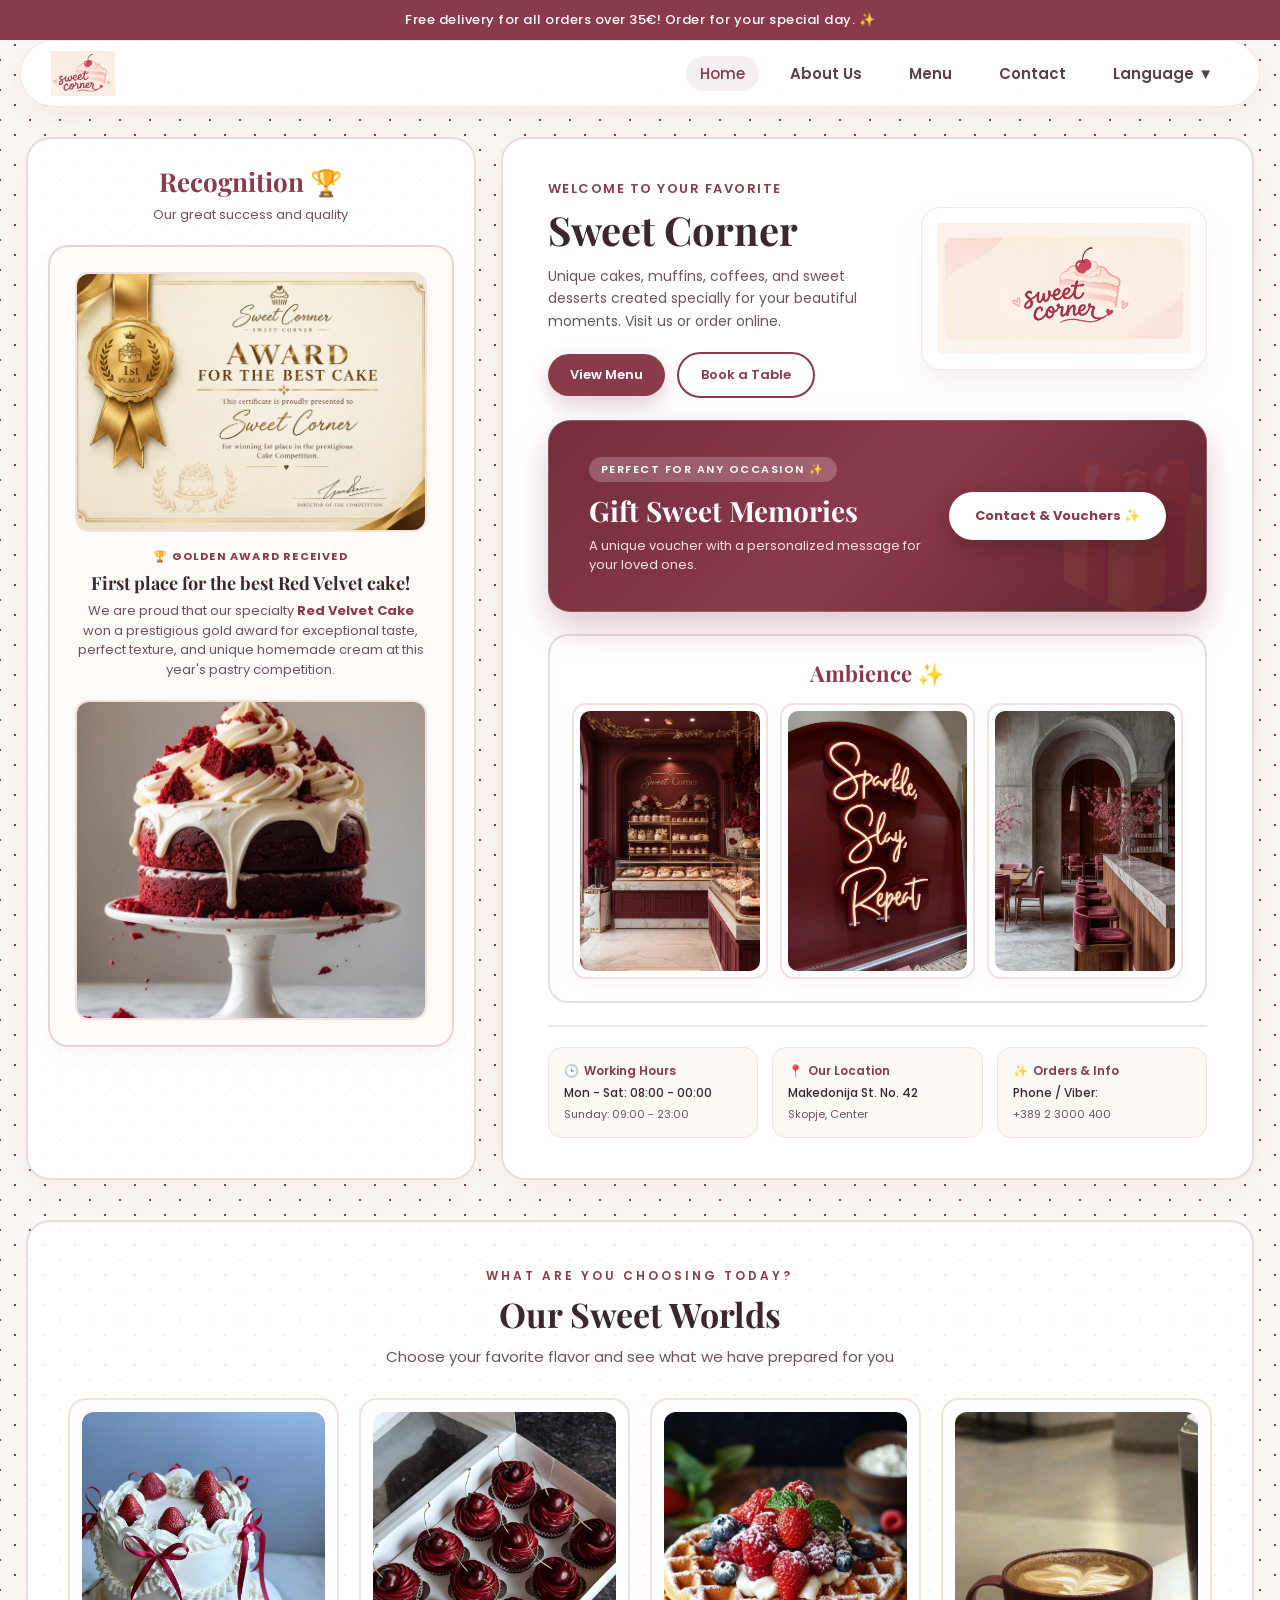
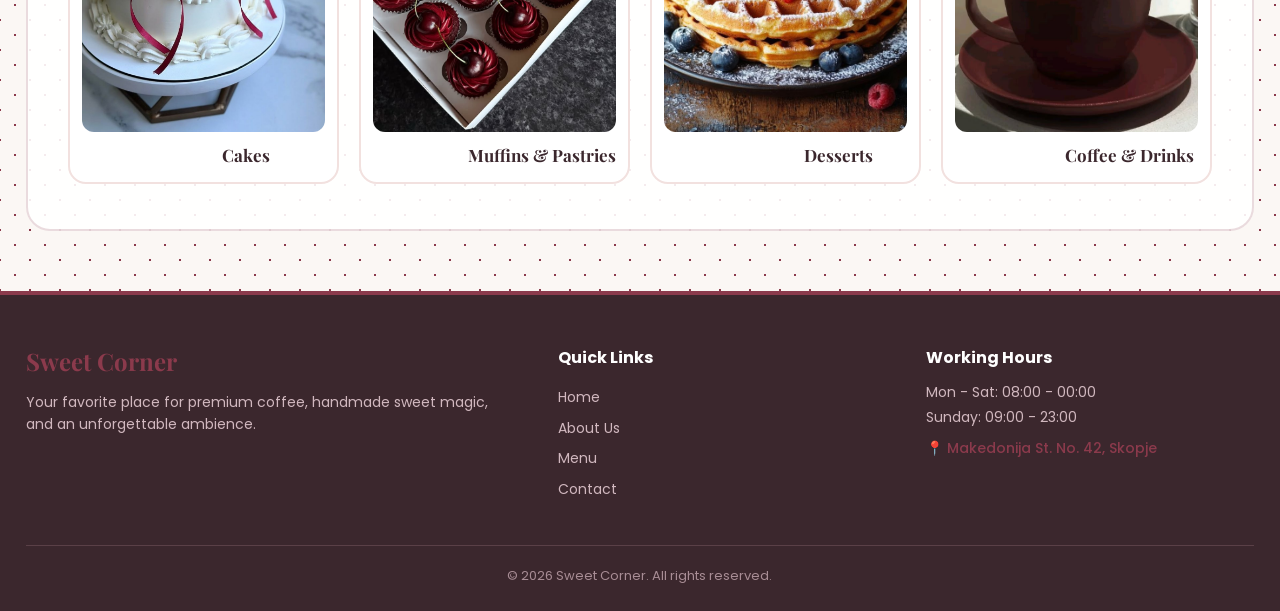
<file: web.html>
<!DOCTYPE html>
<html lang="en">
<head>
    <meta charset="UTF-8">
    <meta name="viewport" content="width=device-width, initial-scale=1.0">
    <title>Sweet Corner | Premium Coffee & Sweets</title>

    <link rel="stylesheet" href="web%20storm.css">
    <link rel="preconnect" href="https://fonts.googleapis.com">
    <link href="https://fonts.googleapis.com/css2?family=Poppins:wght@300;400;500;600;700&family=Playfair+Display:ital,wght@0,600;0,700;1,400&display=swap" rel="stylesheet">
</head>

<body style="background-color: #fbf7f4;
    background-image: radial-gradient(#8b3a4c 0.75px, transparent 0.75px), radial-gradient(#8b3a4c 0.75px, #fbf7f4 0.75px);
    background-size: 30px 30px;
    background-position: 0 0, 15px 15px;
    margin: 0; padding: 0; font-family: 'Poppins', sans-serif; overflow-x: hidden;">

<div style="background: #8b3a4c; color: #ffffff; text-align: center; padding: 10px; font-size: 13px; font-weight: 500; letter-spacing: 0.5px; width: 100%;">
    Free delivery for all orders over 35€! Order for your special day. ✨
</div>

<header style="position: sticky; top: 15px; z-index: 1000; padding: 0 20px; width: 100%; display: flex; justify-content: center; box-sizing: border-box;">
    <nav style="display: flex; justify-content: space-between; align-items: center; width: 100%; max-width: 1640px; background: rgba(255, 255, 255, 0.92); backdrop-filter: blur(20px); -webkit-backdrop-filter: blur(20px); padding: 10px 30px; border-radius: 50px; box-shadow: 0 10px 30px rgba(139, 58, 76, 0.08); border: 1px solid rgba(242, 225, 223, 0.9);">
        <div class="logo" style="display: flex; align-items: center;">
            <a href="web.html"><img src="logo3.png" alt="Sweet Corner Logo" style="height: 45px; width: auto; display: block;" /></a>
        </div>

        <ul class="nav-links" style="display: flex; flex-direction: row; list-style: none; gap: 15px; margin: 0; padding: 0; align-items: center;">
            <li><a href="web.html" class="active" style="color: #8b3a4c; background: rgba(139, 58, 76, 0.08); padding: 6px 14px; border-radius: 20px; text-decoration: none; font-weight: 500;">Home</a></li>
            <li><a href="for-us.html" style="color: #5a4047; text-decoration: none;">About Us</a></li>
            <li><a href="menu.html" style="color: #5a4047; text-decoration: none;">Menu</a></li>
            <li><a href="contact.html" style="color: #5a4047; text-decoration: none;">Contact</a></li>
            <li class="dropdown" style="position: relative;">
                <a href="#" class="dropbtn" style="color: #5a4047; text-decoration: none;">Language ▼</a>
                <div class="dropdown-content" style="display: none; position: absolute; top: 100%; right: 0; background: white; border-radius: 10px; box-shadow: 0 5px 15px rgba(0,0,0,0.1); overflow: hidden; min-width: 120px; z-index: 100;">
                    <a href="index.html" style="display: block; padding: 8px 12px; color: #5a4047; text-decoration: none; font-size: 13px;">Македонски</a>
                    <a href="web.html" style="display: block; padding: 8px 12px; color: #8b3a4c; text-decoration: none; font-size: 13px; font-weight: 600; background: #fdfaf8;">English</a>
                </div>
            </li>
        </ul>
    </nav>
</header>

<main style="width: 96%; max-width: 1640px; margin: 30px auto; display: flex; flex-direction: column; gap: 40px;">

    <section style="display: grid; grid-template-columns: 450px 1fr; gap: 25px; align-items: stretch; width: 100%;">

        <div style="background: rgba(255, 255, 255, 0.95); padding: 25px 20px; border-radius: 24px; border: 2px solid rgba(139, 58, 76, 0.18); box-shadow: 0 15px 35px rgba(139, 58, 76, 0.05); display: flex; flex-direction: column; justify-content: space-between; box-sizing: border-box;">
            <div>
                <div style="text-align: center; margin-bottom: 20px;">
                    <h2 style="font-family: 'Playfair Display', serif; color: #8b3a4c; font-size: 26px; margin: 0 0 6px 0;">
                        Recognition 🏆
                    </h2>
                    <p style="font-size: 13px; color: #6e525a; margin: 0;">Our great success and quality</p>
                </div>

                <div style="background: #fdfaf8; border: 2px solid rgba(139, 58, 76, 0.2); padding: 25px; border-radius: 20px; display: flex; flex-direction: column; gap: 16px; align-items: center; text-align: center; box-shadow: 0 8px 20px rgba(139,58,76,0.05);">

                    <div style="width: 100%; height: 260px; border-radius: 14px; overflow: hidden; border: 2px solid #f2e1df; background: #fff; display: flex; align-items: center; justify-content: center;">
                        <img src="first.png" alt="Red Velvet Cake Award" style="width: 100%; height: 100%; object-fit: cover; display: block;" />
                    </div>

                    <div style="display: flex; flex-direction: column; gap: 6px;">
                        <span style="color: #8b3a4c; font-size: 11px; font-weight: 700; text-transform: uppercase; letter-spacing: 1.2px;">🏆 Golden Award Received</span>
                        <h4 style="margin: 0; font-size: 18px; font-family: 'Playfair Display', serif; color: #3b272d;">First place for the best Red Velvet cake!</h4>
                        <p style="margin: 0; font-size: 13px; color: #6e525a; line-height: 1.5;">
                            We are proud that our specialty <strong style="color: #8b3a4c;">Red Velvet Cake</strong> won a prestigious gold award for exceptional taste, perfect texture, and unique homemade cream at this year's pastry competition.
                        </p>
                    </div>

                    <div style="width: 100%; height: 320px; border-radius: 14px; overflow: hidden; border: 2px solid #f2e1df; background: #fff; display: flex; align-items: center; justify-content: center; margin-top: 5px;">
                        <img src="red%20v.jpg" alt="Red Velvet Cake Dessert" style="width: 100%; height: 100%; object-fit: cover; display: block;" />
                    </div>

                </div>
            </div>
        </div>

        <div style="display: flex; flex-direction: column; justify-content: space-between; gap: 22px; padding: 40px 45px; background: rgba(255, 255, 255, 0.95); backdrop-filter: blur(12px); border: 2px solid rgba(139, 58, 76, 0.18); border-radius: 24px; box-sizing: border-box; box-shadow: 0 15px 35px rgba(139, 58, 76, 0.06);">

            <div style="display: flex; flex-direction: column; gap: 22px;">

                <div style="display: grid; grid-template-columns: 1.2fr 1fr; gap: 30px; align-items: center;">
                    <div>
                        <span style="color: #8b3a4c; font-weight: 600; font-size: 13px; display: block; margin-bottom: 8px; letter-spacing: 1.5px;">WELCOME TO YOUR FAVORITE</span>
                        <h1 style="font-size: 40px; font-family: 'Playfair Display', serif; color: #3b272d; line-height: 1.15; margin: 0 0 12px 0;">Sweet Corner</h1>

                        <p style="font-size: 14px; color: #6e525a; line-height: 1.6; margin-bottom: 20px;">
                            Unique cakes, muffins, coffees, and sweet desserts created specially for your beautiful moments. Visit us or order online.
                        </p>

                        <div style="display: flex; gap: 12px; align-items: center; flex-wrap: wrap;">
                            <a href="menu.html" style="background: #8b3a4c; color: white; padding: 11px 22px; border-radius: 50px; text-decoration: none; font-weight: 600; box-shadow: 0 8px 20px rgba(139, 58, 76, 0.25); font-size: 13px;">View Menu</a>
                            <a href="contact.html" style="color: #8b3a4c; text-decoration: none; font-weight: 600; padding: 11px 22px; border: 2px solid #8b3a4c; border-radius: 50px; background: rgba(255,255,255,0.6); font-size: 13px;">Book a Table</a>
                        </div>
                    </div>
                    <div style="display: flex; justify-content: center;">
                        <img src="logo2.png" alt="Sweet Corner Logo" style="width: 100%; max-width: 320px; height: auto; object-fit: contain; border-radius: 20px; padding: 15px; background: rgba(255,255,255,0.9); box-shadow: 0 15px 30px rgba(139, 58, 76, 0.08); border: 1px solid rgba(242, 225, 223, 0.8);">
                    </div>
                </div>

                <div style="background: linear-gradient(135deg, #742d3d 0%, #8b3a4c 50%, #5a222f 100%); padding: 36px 40px; border-radius: 22px; box-shadow: 0 15px 35px rgba(139, 58, 76, 0.28); display: flex; justify-content: space-between; align-items: center; gap: 20px; color: white; position: relative; overflow: hidden; border: 1px solid rgba(255, 255, 255, 0.2);">
                    <div style="position: absolute; right: -15px; bottom: -30px; font-size: 140px; opacity: 0.08; pointer-events: none; user-select: none;">🎁</div>

                    <div style="display: flex; flex-direction: column; gap: 8px; z-index: 2;">
                        <span style="background: rgba(255,255,255,0.22); color: #fff; padding: 4px 12px; border-radius: 20px; font-size: 11px; font-weight: 600; letter-spacing: 1.5px; text-transform: uppercase; width: fit-content;">Perfect for any occasion ✨</span>
                        <h3 style="font-family: 'Playfair Display', serif; font-size: 28px; margin: 4px 0 0 0; color: #ffffff; line-height: 1.2;">Gift Sweet Memories</h3>
                        <p style="font-size: 13px; margin: 0; color: #f9e2e6; max-width: 450px; line-height: 1.5;">A unique voucher with a personalized message for your loved ones.</p>
                    </div>

                    <div style="z-index: 2; display: flex; flex-direction: column; align-items: center;">
                        <a href="contact.html" style="background: #ffffff; color: #8b3a4c; padding: 14px 26px; border-radius: 50px; text-decoration: none; font-weight: 700; font-size: 13px; white-space: nowrap; box-shadow: 0 8px 25px rgba(0,0,0,0.2); display: inline-block;">Contact & Vouchers ✨</a>
                    </div>
                </div>

                <div style="background: rgba(255, 255, 255, 0.95); padding: 22px; border-radius: 20px; border: 2px solid rgba(139, 58, 76, 0.18);">
                    <div style="text-align: center; margin-bottom: 15px;">
                        <h2 style="font-family: 'Playfair Display', serif; color: #8b3a4c; font-size: 22px; margin: 0 0 4px 0;">Ambience ✨</h2>
                    </div>

                    <div style="display: grid; grid-template-columns: repeat(3, 1fr); gap: 12px;">
                        <div style="background: white; padding: 6px; border-radius: 14px; border: 2px solid #f2e1df; box-shadow: 0 6px 15px rgba(139,58,76,0.04);">
                            <img src="front4.png" alt="Ambience 1" style="width: 100%; height: 260px; object-fit: cover; border-radius: 10px; display: block;" />
                        </div>
                        <div style="background: white; padding: 6px; border-radius: 14px; border: 2px solid #f2e1df; box-shadow: 0 6px 15px rgba(139,58,76,0.04);">
                            <img src="front3.jpg" alt="Ambience 2" style="width: 100%; height: 260px; object-fit: cover; border-radius: 10px; display: block;" />
                        </div>
                        <div style="background: white; padding: 6px; border-radius: 14px; border: 2px solid #f2e1df; box-shadow: 0 6px 15px rgba(139,58,76,0.04);">
                            <img src="front2.jpg" alt="Ambience 3" style="width: 100%; height: 260px; object-fit: cover; border-radius: 10px; display: block;" />
                        </div>
                    </div>
                </div>

            </div>

            <div style="display: grid; grid-template-columns: repeat(3, 1fr); gap: 14px; border-top: 2px solid rgba(139, 58, 76, 0.12); padding-top: 20px;">
                <div style="background: #fcf8f6; padding: 14px 15px; border-radius: 14px; border: 1px solid #f2e1df; display: flex; flex-direction: column; gap: 4px;">
                    <div style="color: #8b3a4c; font-weight: 600; font-size: 12px; display: flex; align-items: center; gap: 5px;"><span>🕒</span> Working Hours</div>
                    <p style="color: #3b272d; font-size: 12px; margin: 0; font-weight: 500;">Mon - Sat: 08:00 - 00:00</p>
                    <p style="color: #6e525a; font-size: 11px; margin: 0;">Sunday: 09:00 - 23:00</p>
                </div>

                <div style="background: #fcf8f6; padding: 14px 15px; border-radius: 14px; border: 1px solid #f2e1df; display: flex; flex-direction: column; gap: 4px;">
                    <div style="color: #8b3a4c; font-weight: 600; font-size: 12px; display: flex; align-items: center; gap: 5px;"><span>📍</span> Our Location</div>
                    <p style="color: #3b272d; font-size: 12px; margin: 0; font-weight: 500;">Makedonija St. No. 42</p>
                    <p style="color: #6e525a; font-size: 11px; margin: 0;">Skopje, Center</p>
                </div>

                <div style="background: #fcf8f6; padding: 14px 15px; border-radius: 14px; border: 1px solid #f2e1df; display: flex; flex-direction: column; gap: 4px;">
                    <div style="color: #8b3a4c; font-weight: 600; font-size: 12px; display: flex; align-items: center; gap: 5px;"><span>✨</span> Orders & Info</div>
                    <p style="color: #3b272d; font-size: 12px; margin: 0; font-weight: 500;">Phone / Viber:</p>
                    <p style="color: #6e525a; font-size: 11px; margin: 0;">+389 2 3000 400</p>
                </div>
            </div>

        </div>

    </section>

    <section style="text-align: center; background: rgba(255, 255, 255, 0.9); padding: 45px 40px; border-radius: 24px; border: 2px solid rgba(139, 58, 76, 0.18);">
        <span style="color: #8b3a4c; font-weight: 600; font-size: 12px; letter-spacing: 3px; text-transform: uppercase; display: block; margin-bottom: 6px;">What are you choosing today?</span>
        <h2 style="color: #3b272d; font-family: 'Playfair Display', serif; font-size: 34px; margin-bottom: 8px;">Our Sweet Worlds</h2>
        <p style="color: #6e525a; margin-bottom: 30px; font-size: 15px;">Choose your favorite flavor and see what we have prepared for you</p>

        <div style="display: grid; grid-template-columns: repeat(4, 1fr); gap: 20px;">
            <div style="background: #ffffff; padding: 12px; border-radius: 18px; border: 2px solid #f2e1df; text-align: left;">
                <div style="width: 100%; height: 320px; border-radius: 12px; overflow: hidden;">
                    <img src="Strawberry%20dream.JPG" alt="Cakes" style="width: 100%; height: 100%; object-fit: cover;" />
                </div>
                <h3 style="color: #3b272d; font-family: 'Playfair Display', serif; font-size: 17px; margin: 12px 0 4px 140px;">Cakes</h3>
            </div>

            <div style="background: #ffffff; padding: 12px; border-radius: 18px; border: 2px solid #f2e1df; text-align: left;">
                <div style="width: 100%; height: 320px; border-radius: 12px; overflow: hidden;">
                    <img src="cherry%20muffin.jpg" alt="Muffins & Pastries" style="width: 100%; height: 100%; object-fit: cover;" />
                </div>
                <h3 style="color: #3b272d; font-family: 'Playfair Display', serif; font-size: 17px; margin: 12px 0 4px 95px;">Muffins & Pastries</h3>
            </div>

            <div style="background: #ffffff; padding: 12px; border-radius: 18px; border: 2px solid #f2e1df; text-align: left;">
                <div style="width: 100%; height: 320px; border-radius: 12px; overflow: hidden;">
                    <img src="waffle-fruit.jpg" alt="Desserts" style="width: 100%; height: 100%; object-fit: cover;" />
                </div>
                <h3 style="color: #3b272d; font-family: 'Playfair Display', serif; font-size: 17px; margin: 12px 0 4px 140px;">Desserts</h3>
            </div>

            <div style="background: #ffffff; padding: 12px; border-radius: 18px; border: 2px solid #f2e1df; text-align: left;">
                <div style="width: 100%; height: 320px; border-radius: 12px; overflow: hidden;">
                    <img src="capuccino%20burgundy.jpg" alt="Coffee & Drinks" style="width: 100%; height: 100%; object-fit: cover;" />
                </div>
                <h3 style="color: #3b272d; font-family: 'Playfair Display', serif; font-size: 17px; margin: 12px 0 4px 110px;">Coffee & Drinks</h3>
            </div>
        </div>
    </section>

</main>


<footer style="background-color: #3b272d; color: #ffffff; padding: 50px 0 25px 0; margin-top: 60px; border-top: 4px solid #8b3a4c;">
    <div style="display: flex; justify-content: space-between; flex-wrap: wrap; gap: 40px; width: 96%; max-width: 1640px; margin: 0 auto;">
        <div style="flex: 1.5; min-width: 250px;">
            <h3 style="font-family: 'Playfair Display', serif; color: #8b3a4c; font-size: 24px; margin-bottom: 14px;">Sweet Corner</h3>
            <p style="font-size: 14px; color: #d1b8bf; line-height: 1.6; margin: 0;">
                Your favorite place for premium coffee, handmade sweet magic, and an unforgettable ambience.
            </p>
        </div>
        <div style="flex: 1; min-width: 150px;">
            <h4 style="color: #ffffff; font-size: 16px; margin-bottom: 12px;">Quick Links</h4>
            <ul style="list-style: none; padding: 0; margin: 0; line-height: 2.2; font-size: 14px;">
                <li><a href="web.html" style="color: #d1b8bf; text-decoration: none;">Home</a></li>
                <li><a href="for-us.html" style="color: #d1b8bf; text-decoration: none;">About Us</a></li>
                <li><a href="menu.html" style="color: #d1b8bf; text-decoration: none;">Menu</a></li>
                <li><a href="contact.html" style="color: #d1b8bf; text-decoration: none;">Contact</a></li>
            </ul>
        </div>
        <div style="flex: 1; min-width: 220px;">
            <h4 style="color: #ffffff; font-size: 16px; margin-bottom: 12px;">Working Hours</h4>
            <p style="font-size: 14px; color: #d1b8bf; margin: 4px 0;">Mon - Sat: 08:00 - 00:00</p>
            <p style="font-size: 14px; color: #d1b8bf; margin: 4px 0;">Sunday: 09:00 - 23:00</p>
            <p style="font-size: 14px; color: #8b3a4c; margin-top: 10px; font-weight: 500;">📍 Makedonija St. No. 42, Skopje</p>
        </div>
    </div>
    <div style="text-align: center; border-top: 1px solid #5a4047; padding-top: 20px; margin-top: 40px; font-size: 13px; color: #a88d95; width: 96%; max-width: 1640px; margin-left: auto; margin-right: auto;">
        &copy; 2026 Sweet Corner. All rights reserved.
    </div>
</footer>

<script>
    document.querySelector('.dropdown').addEventListener('click', function(e) {
        let content = this.querySelector('.dropdown-content');
        content.style.display = content.style.display === 'block' ? 'none' : 'block';
        e.stopPropagation();
    });
    window.addEventListener('click', function() {
        let content = document.querySelector('.dropdown-content');
        if(content) content.style.display = 'none';
    });
</script>

</body>
</html>
</file>
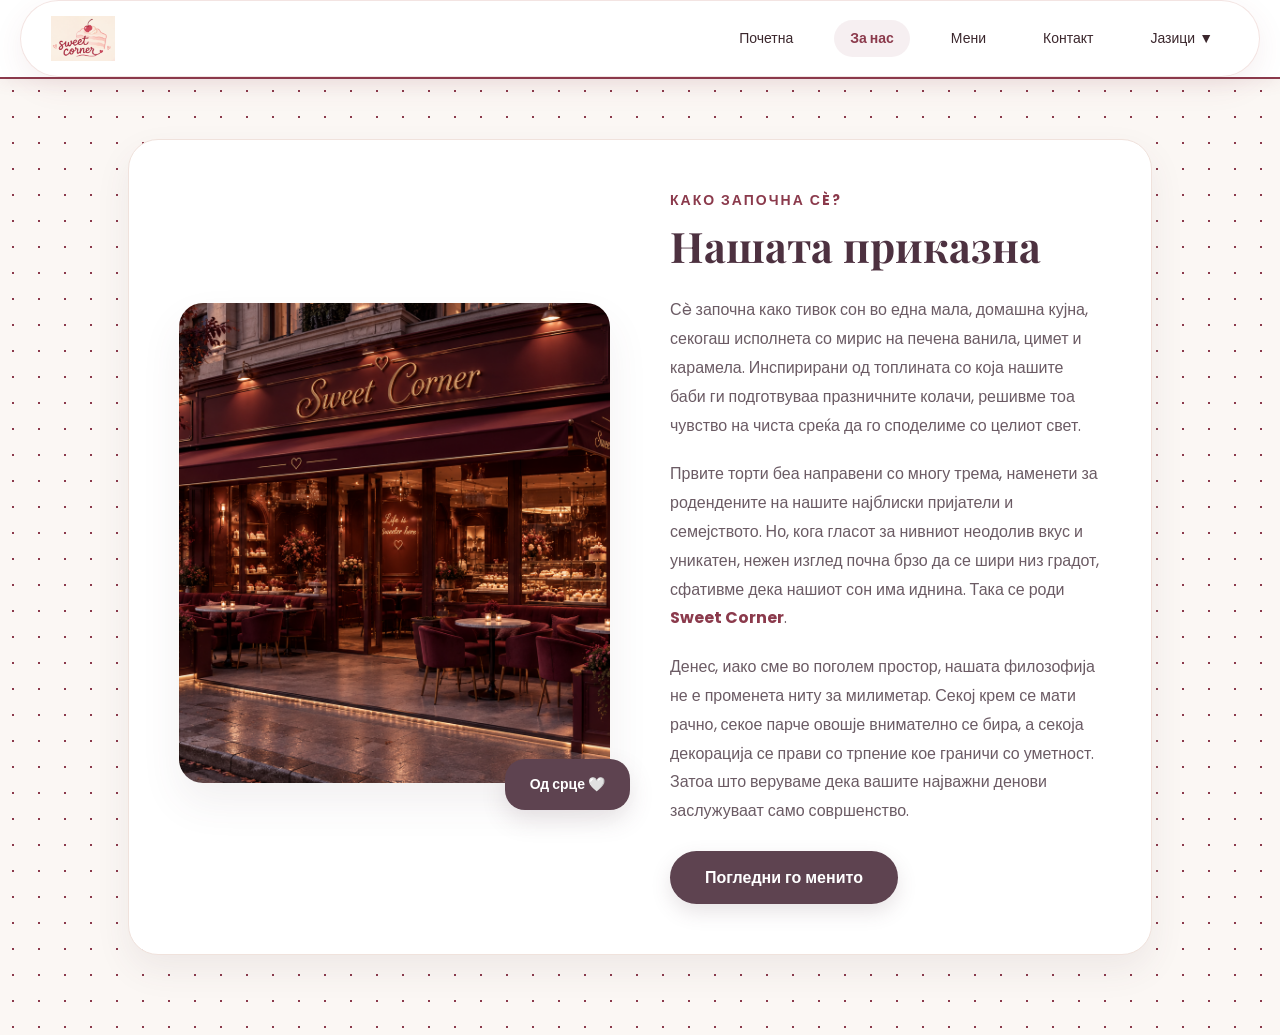
<file: za-nas.html>
<!DOCTYPE html>
<html lang="mk">
<head>
    <meta charset="UTF-8">
    <meta name="viewport" content="width=device-width, initial-scale=1.0">
    <title>За Нас | Sweet Corner</title>

    <link rel="stylesheet" href="web%20storm.css">
    <link rel="preconnect" href="https://fonts.googleapis.com">
    <link href="https://fonts.googleapis.com/css2?family=Poppins:wght@300;400;500;700&family=Playfair+Display:wght@600;700&display=swap" rel="stylesheet">

    <style>
        :root {
            --bg-cream: #fbf7f4;
            --card-bg: #ffffff;
            --primary-burgundy: #8b3a4c;
            --burgundy-dark: #6d2c3c;
            --text-main: #3b272d;
            --text-muted: #7a5e66;
            --border-subtle: #ebd5ce;
        }

        body {
            background-color: var(--bg-cream);
            background-image: radial-gradient(var(--primary-burgundy) 1.2px, transparent 1.2px);
            background-size: 26px 26px;
            margin: 0;
            padding: 0;
            font-family: 'Poppins', sans-serif;
            overflow-x: hidden;
            color: var(--text-main);
        }

        header {
            background: #ffffff;
            border-bottom: 2px solid var(--primary-burgundy);
            position: sticky;
            top: 0;
            z-index: 1000;
            box-shadow: 0 4px 15px rgba(139, 58, 76, 0.08);
        }

        nav {
            display: flex;
            justify-content: space-between;
            align-items: center;
            max-width: 1400px;
            margin: 0 auto;
            padding: 15px 30px;
        }

        .logo img {
            height: 45px;
        }

        .nav-links {
            display: flex;
            gap: 25px;
            list-style: none;
            margin: 0;
            padding: 0;
            align-items: center;
        }

        .nav-links a {
            text-decoration: none;
            color: var(--text-main);
            font-weight: 500;
            font-size: 14px;
            transition: color 0.3s;
        }

        .nav-links a:hover, .nav-links a.active {
            color: var(--primary-burgundy);
            font-weight: 600;
        }

        .dropdown {
            position: relative;
            padding-bottom: 10px;
            margin-bottom: -10px;
        }

        .dropdown-content {
            display: none;
            position: absolute;
            top: 100%;
            left: 50%;
            transform: translateX(-50%);
            background: #ffffff;
            min-width: 150px;
            box-shadow: 0 12px 30px rgba(139, 58, 76, 0.18);
            border-radius: 14px;
            border: 1px solid var(--border-subtle);
            overflow: hidden;
            z-index: 100;
            text-align: center;
        }

        .dropdown:hover .dropdown-content {
            display: block;
        }

        .dropdown-content a {
            color: var(--text-main);
            padding: 12px 18px;
            display: block;
            font-size: 13px;
            text-decoration: none;
            transition: background 0.2s, color 0.2s;
        }

        .dropdown-content a:hover {
            background: #f7edec;
            color: var(--primary-burgundy);
        }

        .about-card-container {
            background: #ffffff;
            padding: 50px;
            border-radius: 30px;
            box-shadow: 0 15px 35px rgba(94, 67, 80, 0.08);
            border: 1px solid #f0e2dc;
            display: flex;
            align-items: center;
            justify-content: space-between;
            gap: 60px;
            max-width: 1200px;
            margin: 0 auto;
            flex-wrap: wrap;
        }

        .about-menu-btn {
            display: inline-block;
            background: #5e4350;
            color: #ffffff;
            text-decoration: none;
            padding: 14px 35px;
            border-radius: 50px;
            font-weight: 600;
            box-shadow: 0 8px 20px rgba(94, 67, 80, 0.15);
            transition: all 0.3s ease;
        }

        .about-menu-btn:hover {
            background: #8b3a4c;
            color: #ffffff;
            transform: translateY(-3px);
            box-shadow: 0 12px 24px rgba(139, 58, 76, 0.25);
        }
    </style>
</head>
<body>

<header>
    <nav>
        <div class="logo">
            <a href="web%20mk.html"><img src="logo3.png" alt="Logo" /></a>
        </div>
        <ul class="nav-links">
            <li><a href="index.html">Почетна</a></li>
            <li><a href="za-nas.html" class="active">За нас</a></li>
            <li><a href="meni.html">Мени</a></li>
            <li><a href="kontakt.html">Контакт</a></li>
            <li class="dropdown">
                <a href="#" class="dropbtn">Јазици ▼</a>
                <div class="dropdown-content">
                    <a href="za-nas.html" class="active-lang">Македонски</a>
                    <a href="for-us.html">English</a>
                </div>
            </li>
        </ul>
    </nav>
</header>

<section class="about-page-section" style="padding: 60px 10% 80px 10%;">
    <div class="about-card-container">

        <div style="flex: 1; min-width: 300px; position: relative;">
            <img src="sweet.png" alt="Создавање на магии" style="width: 100%; border-radius: 24px; box-shadow: 0 20px 40px rgba(94, 67, 80, 0.08); height: 480px; object-fit: cover;">
            <div style="position: absolute; bottom: -20px; right: -20px; background: #5e4350; color: #ffffff; padding: 15px 25px; border-radius: 20px; font-weight: 600; font-size: 14px; box-shadow: 0 10px 25px rgba(94, 67, 80, 0.15);">Од срце 🤍</div>
        </div>

        <div style="flex: 1; min-width: 300px;">
            <span style="font-size: 14px; text-transform: uppercase; letter-spacing: 2px; color: #8b3a4c; font-weight: 700; display: block; margin-bottom: 10px;">Како започна сè?</span>
            <h1 style="font-family: 'Playfair Display', serif; font-size: 42px; color: #4d3140; line-height: 1.2; margin-bottom: 25px;">Нашата приказна</h1>

            <p style="font-size: 16px; color: #6b5b64; line-height: 1.8; margin-bottom: 20px;">
                Сè започна како тивок сон во една мала, домашна кујна, секогаш исполнета со мирис на печена ванила, цимет и карамела. Инспирирани од топлината со која нашите баби ги подготвуваа празничните колачи, решивме тоа чувство на чиста среќа да го споделиме со целиот свет.
            </p>
            <p style="font-size: 16px; color: #6b5b64; line-height: 1.8; margin-bottom: 20px;">
                Првите торти беа направени со многу трема, наменети за родендените на нашите најблиски пријатели и семејството. Но, кога гласот за нивниот неодолив вкус и уникатен, нежен изглед почна брзо да се шири низ градот, сфативме дека нашиот сон има иднина. Така се роди <strong style="color: #8b3a4c;">Sweet Corner</strong>.
            </p>
            <p style="font-size: 16px; color: #6b5b64; line-height: 1.8; margin-bottom: 25px;">
                Денес, иако сме во поголем простор, нашата филозофија не е променета ниту за милиметар. Секој крем се мати рачно, секое парче овошје внимателно се бира, а секоја декорација се прави со трпение кое граничи со уметност. Затоа што веруваме дека вашите најважни денови заслужуваат само совршенство.
            </p>

            <a href="meni.html" class="about-menu-btn">Погледни го менито</a>
        </div>

    </div>
</section>

</body>
</html>
</file>
